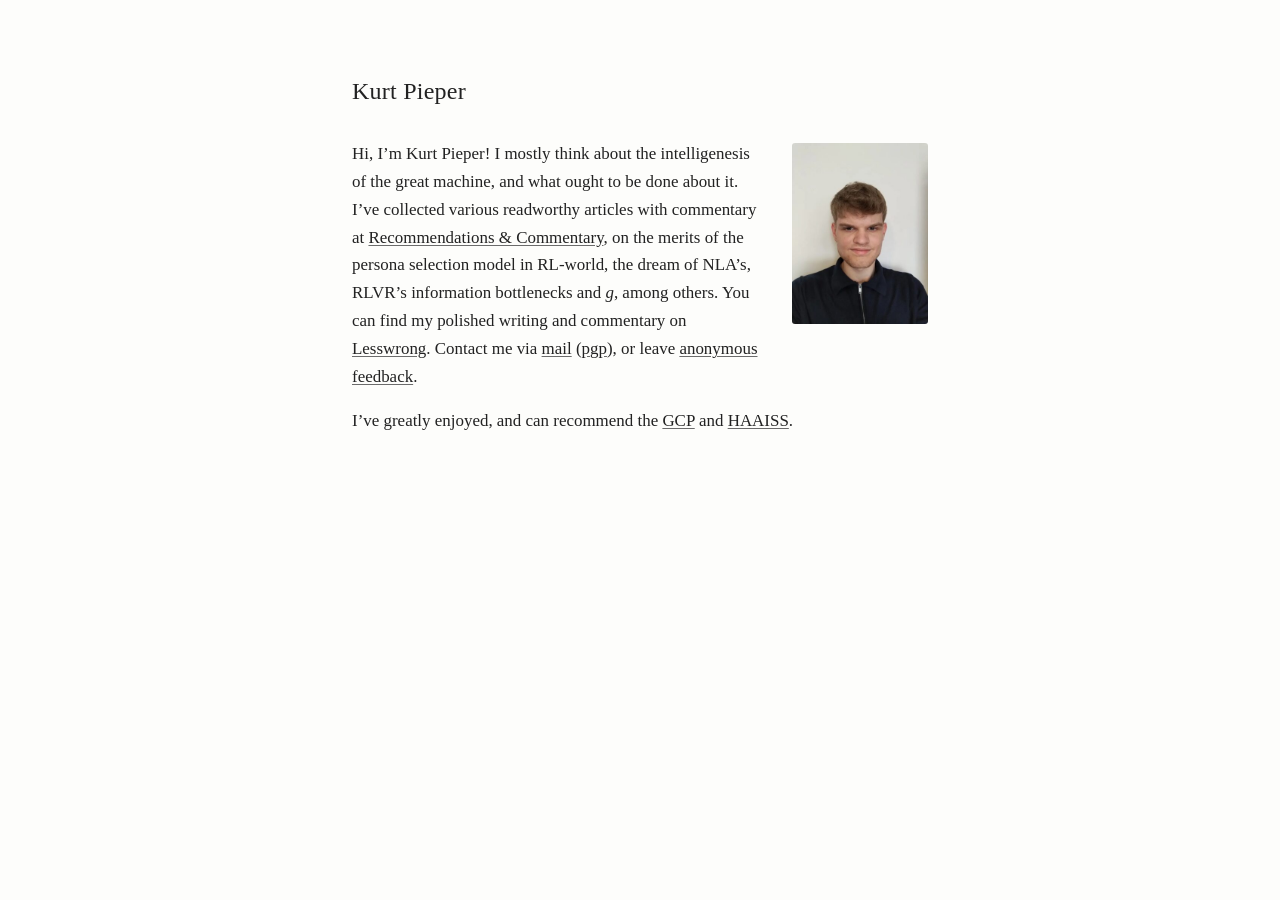
<file: index.html>
<!DOCTYPE html>
<html lang="en">
<head>
<meta charset="utf-8">
<title>Kurt Pieper</title>
<meta name="viewport" content="width=device-width, initial-scale=1">
<meta name="description" content="Kurt Pieper, thinking about the intelligenesis of the great machine, and what ought to be done about it.">
<link rel="icon" href="/favicon.svg" type="image/svg+xml">
<link rel="stylesheet" href="/style.css">
</head>
<body>
<h1>Kurt Pieper</h1>
<img class="portrait" src="/kurt.jpg" alt="Kurt Pieper" width="360" height="480">

<p>Hi, I&rsquo;m Kurt Pieper! I mostly think about the intelligenesis of the
great machine, and what ought to be done about it. I&rsquo;ve collected various
readworthy articles with commentary at
<a href="/recommendations/">Recommendations &amp; Commentary</a>, on the merits
of the persona selection model in RL-world, the dream of NLA&rsquo;s,
RLVR&rsquo;s information bottlenecks and <em>g</em>, among others. You can find
my polished writing and commentary on <a href="/lw/">Lesswrong</a>. Contact me
via <a href="mailto:kurt.h.pieper@gmail.com">mail</a>
(<a href="/pgp.asc">pgp</a>), or leave
<a href="https://www.admonymous.co/kurt-pieper">anonymous feedback</a>.</p>

<p>I&rsquo;ve greatly enjoyed, and can recommend the
<a href="https://www.globalchallengesproject.org/" title="Global Challenges Project">GCP</a>
and <a href="https://humanaligned.ai/" title="Human-aligned AI Summer School">HAAISS</a>.</p>
</body>
</html>
</file>
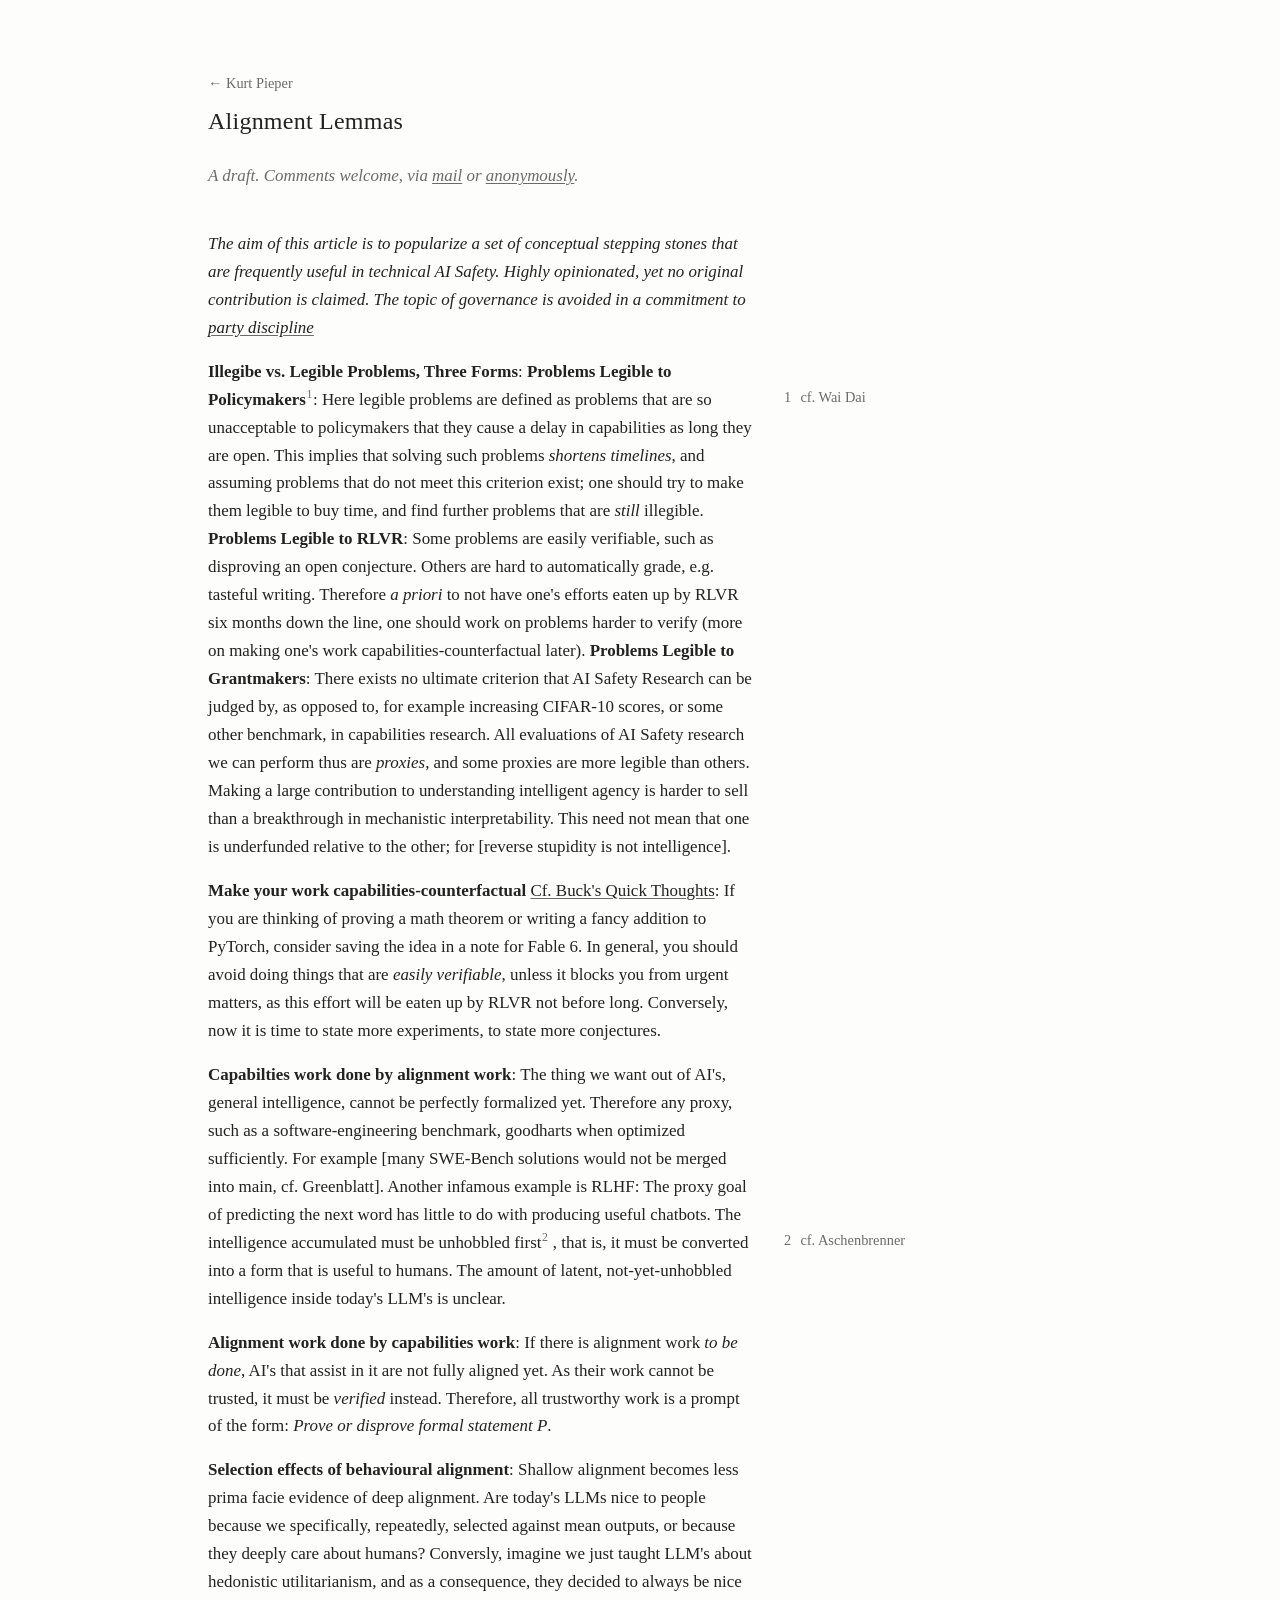
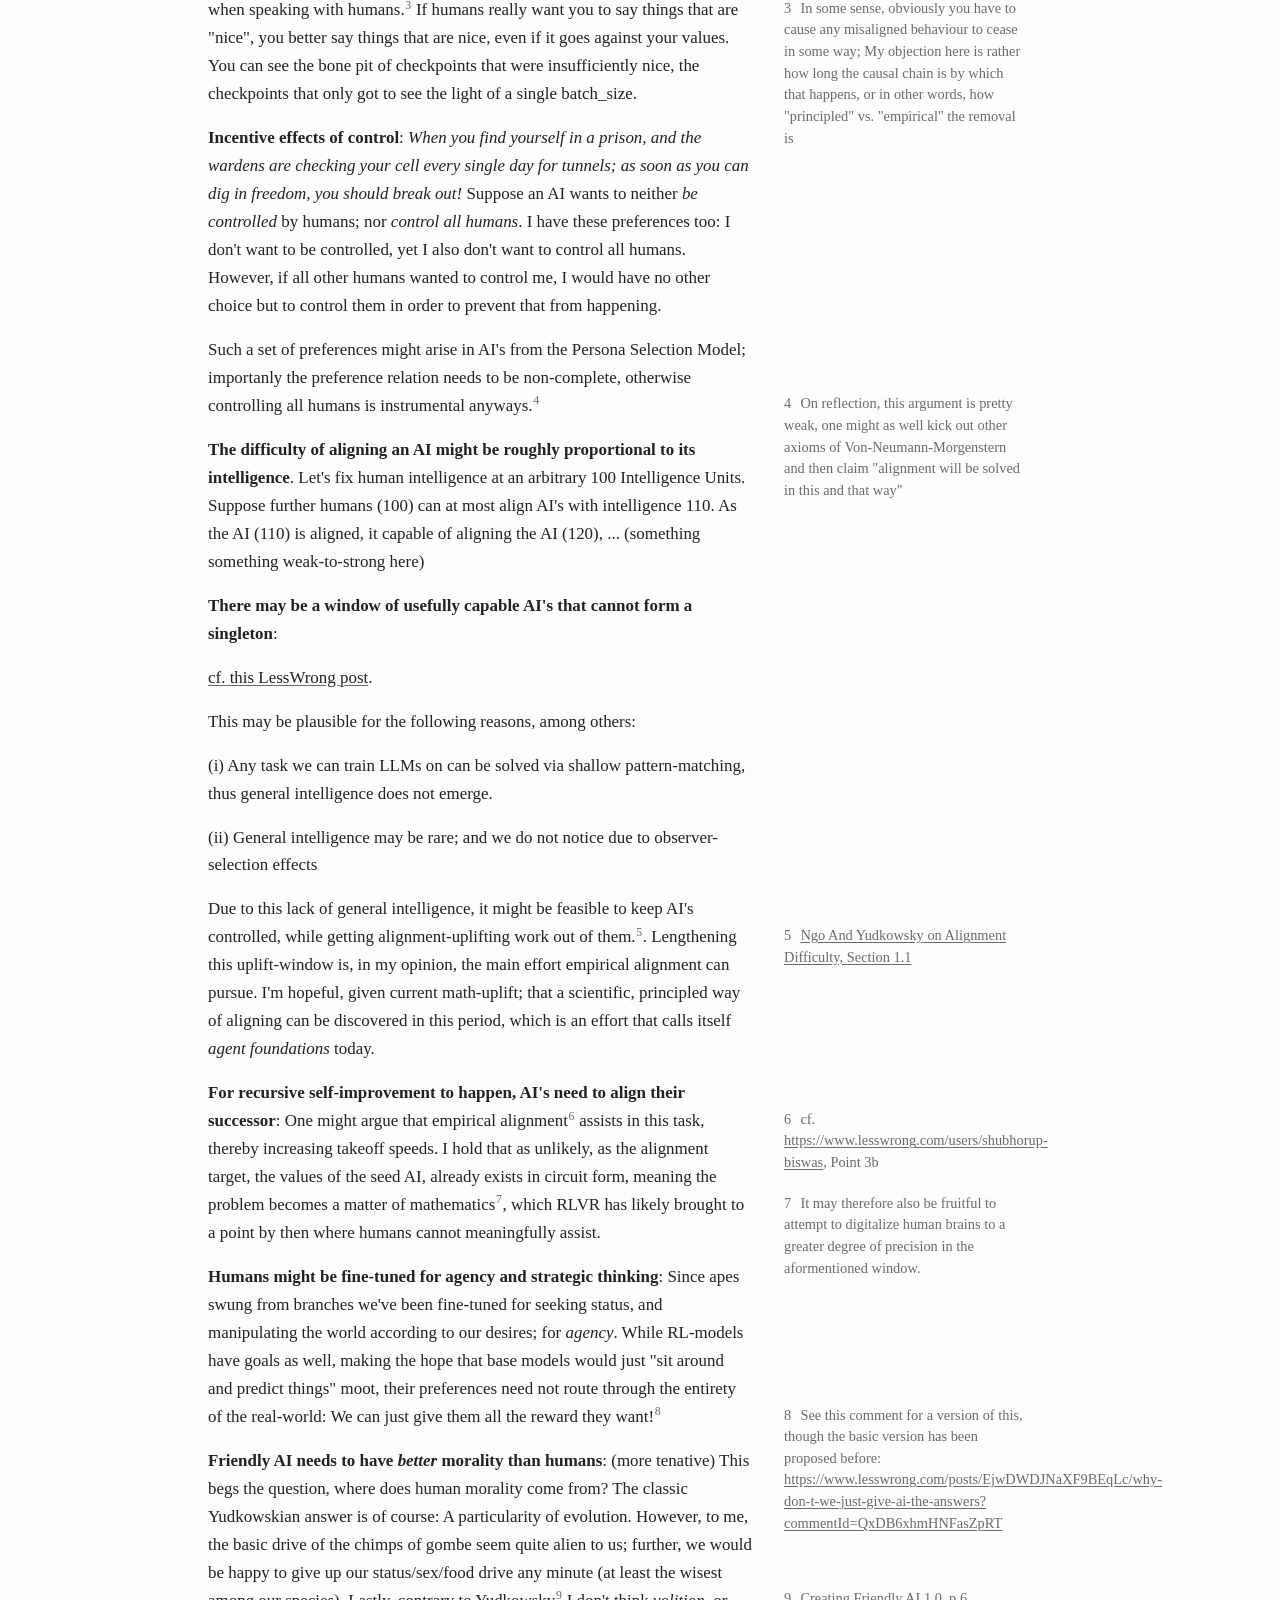
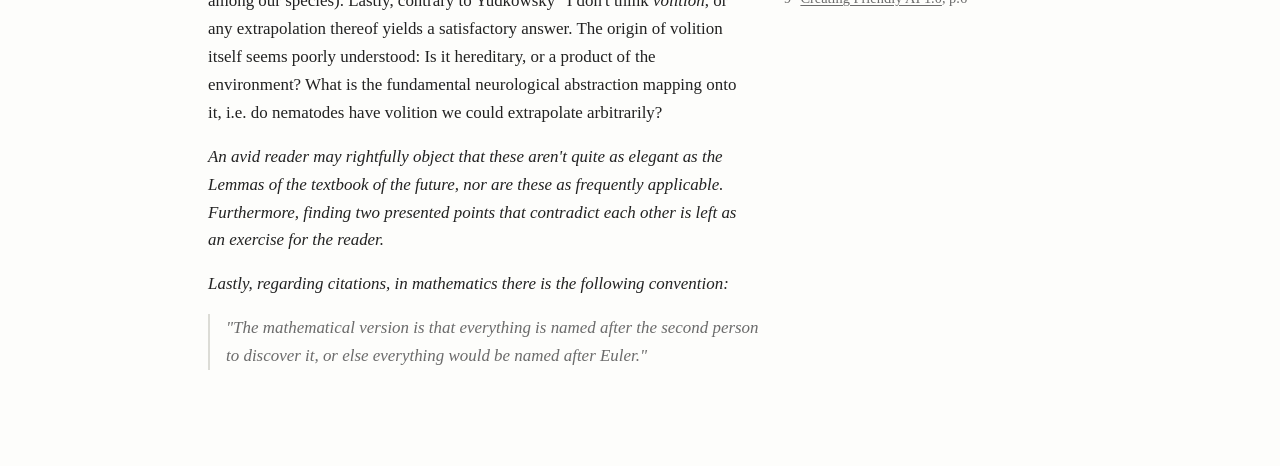
<file: alignment-lemmas/index.html>
<!DOCTYPE html>
<html lang="en">
<head>
<meta charset="utf-8">
<title>Alignment Lemmas &mdash; Kurt Pieper</title>
<meta name="viewport" content="width=device-width, initial-scale=1">
<meta name="description" content="Draft: conceptual stepping stones frequently useful in technical AI safety.">
<link rel="icon" href="/favicon.svg" type="image/svg+xml">
<link rel="stylesheet" href="/style.css">
</head>
<body class="wide">
<p class="home"><a href="/">&larr; Kurt Pieper</a></p>
<h1>Alignment Lemmas</h1>
<p class="intro">A draft. Comments welcome, via
<a href="mailto:kurt.h.pieper@gmail.com">mail</a> or
<a href="https://www.admonymous.co/kurt-pieper">anonymously</a>.</p>
<div class="post">
<p><i>The aim of this article is to popularize a set of conceptual stepping stones that are frequently useful in technical AI Safety. Highly opinionated, yet no original contribution is claimed. The topic of governance is avoided in a commitment to <a href="https://en.wikipedia.org/wiki/Party_discipline">party discipline</a></i></p>
<p><strong>Illegibe vs. Legible Problems, Three Forms</strong>: <strong>Problems Legible to Policymakers</strong><sup class="sn-ref">1</sup><span class="sidenote"><span class="sn-num">1</span> cf. Wai Dai</span>: Here legible problems are defined as problems that are so unacceptable to policymakers that they cause a delay in capabilities as long they are open. This implies that solving such problems <i>shortens timelines</i>, and assuming problems that do not meet this criterion exist; one should try to make them legible to buy time, and find further problems that are <i>still</i> illegible. <strong>Problems Legible to RLVR</strong>: Some problems are easily verifiable, such as disproving an open conjecture. Others are hard to automatically grade, e.g. tasteful writing. Therefore <i>a priori</i> to not have one's efforts eaten up by RLVR six months down the line, one should work on problems harder to verify (more on making one's work capabilities-counterfactual later). <strong>Problems Legible to Grantmakers</strong>: There exists no ultimate criterion that AI Safety Research can be judged by, as opposed to, for example increasing CIFAR-10 scores, or some other benchmark, in capabilities research. All evaluations of AI Safety research we can perform thus are <i>proxies</i>, and some proxies are more legible than others. Making a large contribution to understanding intelligent agency is harder to sell than a breakthrough in mechanistic interpretability. This need not mean that one is underfunded relative to the other; for [reverse stupidity is not intelligence].</p>
<p><strong>Make your work capabilities-counterfactual</strong> <a href="https://www.lesswrong.com/posts/tmWMuY5HCSNXXZ9oq/buck-s-shortform?commentId=uWhDqYsnQa3XjThjC">Cf. Buck's Quick Thoughts</a>: If you are thinking of proving a math theorem or writing a fancy addition to PyTorch, consider saving the idea in a note for Fable 6. In general, you should avoid doing things that are <i>easily verifiable</i>, unless it blocks you from urgent matters, as this effort will be eaten up by RLVR not before long. Conversely, now it is time to state more experiments, to state more conjectures.</p>
<p><strong>Capabilties work done by alignment work</strong>: The thing we want out of AI's, general intelligence, cannot be perfectly formalized yet. Therefore any proxy, such as a software-engineering benchmark, goodharts when optimized sufficiently. For example [many SWE-Bench solutions would not be merged into main, cf. Greenblatt]. Another infamous example is RLHF: The proxy goal of predicting the next word has little to do with producing useful chatbots. The intelligence accumulated must be unhobbled first<sup class="sn-ref">2</sup><span class="sidenote"><span class="sn-num">2</span> cf. Aschenbrenner</span> , that is, it must be converted into a form that is useful to humans. The amount of latent, not-yet-unhobbled intelligence inside today's LLM's is unclear.</p>
<p><strong>Alignment work done by capabilities work</strong>: If there is alignment work <i>to be done</i>, AI's that assist in it are not fully aligned yet. As their work cannot be trusted, it must be <i>verified</i> instead. Therefore, all trustworthy work is a prompt of the form: <i>Prove or disprove formal statement P</i>.</p>
<p><strong>Selection effects of behavioural alignment</strong>: Shallow alignment becomes less prima facie evidence of deep alignment. Are today's LLMs nice to people because we specifically, repeatedly, selected against mean outputs, or because they deeply care about humans? Conversly, imagine we just taught LLM's about hedonistic utilitarianism, and as a consequence, they decided to always be nice when speaking with humans.<sup class="sn-ref">3</sup><span class="sidenote"><span class="sn-num">3</span> In some sense, obviously you have to cause any misaligned behaviour to cease in some way; My objection here is rather how long the causal chain is by which that happens, or in other words, how "principled" vs. "empirical" the removal is</span> If humans really want you to say things that are "nice", you better say things that are nice, even if it goes against your values. You can see the bone pit of checkpoints that were insufficiently nice, the checkpoints that only got to see the light of a single batch_size.</p>
<p><strong>Incentive effects of control</strong>: <i>When you find yourself in a prison, and the wardens are checking your cell every single day for tunnels; as soon as you can dig in freedom, you should break out!</i> Suppose an AI wants to neither <i>be controlled</i> by humans; nor <i>control all humans</i>. I have these preferences too: I don't want to be controlled, yet I also don't want to control all humans. However, if all other humans wanted to control me, I would have no other choice but to control them in order to prevent that from happening.</p>
<p>Such a set of preferences might arise in AI's from the Persona Selection Model; importanly the preference relation needs to be non-complete, otherwise controlling all humans is instrumental anyways.<sup class="sn-ref">4</sup><span class="sidenote"><span class="sn-num">4</span> On reflection, this argument is pretty weak, one might as well kick out other axioms of Von-Neumann-Morgenstern and then claim "alignment will be solved in this and that way"</span></p>
<p><strong>The difficulty of aligning an AI might be roughly proportional to its intelligence</strong>. Let's fix human intelligence at an arbitrary 100 Intelligence Units. Suppose further humans (100) can at most align AI's with intelligence 110. As the AI (110) is aligned, it capable of aligning the AI (120), ... (something something weak-to-strong here)</p>
<p><strong>There may be a window of usefully capable AI's that cannot form a singleton</strong>:</p>
<p><a href="https://www.lesswrong.com/posts/dmHbogCFbSp95J3Lz">cf. this LessWrong post</a>.</p>
<p>This may be plausible for the following reasons, among others:</p>
<p>(i) Any task we can train LLMs on can be solved via shallow pattern-matching, thus general intelligence does not emerge.</p>
<p>(ii) General intelligence may be rare; and we do not notice due to observer-selection effects</p>
<p>Due to this lack of general intelligence, it might be feasible to keep AI's controlled, while getting alignment-uplifting work out of them.<sup class="sn-ref">5</sup><span class="sidenote"><span class="sn-num">5</span> <a href="https://www.lesswrong.com/s/n945eovrA3oDueqtq/p/7im8at9PmhbT4JHsW#1_1__Deep_vs__shallow_problem_solving_patterns">Ngo And Yudkowsky on Alignment Difficulty, Section 1.1</a></span>. Lengthening this uplift-window is, in my opinion, the main effort empirical alignment can pursue. I'm hopeful, given current math-uplift; that a scientific, principled way of aligning can be discovered in this period, which is an effort that calls itself <i>agent foundations</i> today.</p>
<p><strong>For recursive self-improvement to happen, AI's need to align their successor</strong>: One might argue that empirical alignment<sup class="sn-ref">6</sup><span class="sidenote"><span class="sn-num">6</span> cf. <a href="https://www.lesswrong.com/users/shubhorup-biswas">https://www.lesswrong.com/users/shubhorup-biswas</a>, Point 3b</span> assists in this task, thereby increasing takeoff speeds. I hold that as unlikely, as the alignment target, the values of the seed AI,  already exists in circuit form, meaning the problem becomes a matter of mathematics<sup class="sn-ref">7</sup><span class="sidenote"><span class="sn-num">7</span> It may therefore also be fruitful to attempt to digitalize human brains to a greater degree of precision in the aformentioned window.</span>, which RLVR has likely brought to a point by then where humans cannot meaningfully assist.</p>
<p><strong>Humans might be fine-tuned for agency and strategic thinking</strong>: Since apes swung from branches we've been fine-tuned for seeking status, and manipulating the world according to our desires; for <i>agency</i>. While RL-models have goals as well, making the hope that base models would just "sit around and predict things" moot, their preferences need not route through the entirety of the real-world: We can just give them all the reward they want!<sup class="sn-ref">8</sup><span class="sidenote"><span class="sn-num">8</span> See this comment for a version of this, though the basic version has been proposed before: <a href="https://www.lesswrong.com/posts/EjwDWDJNaXF9BEqLc/why-don-t-we-just-give-ai-the-answers?commentId=QxDB6xhmHNFasZpRT">https://www.lesswrong.com/posts/EjwDWDJNaXF9BEqLc/why-don-t-we-just-give-ai-the-answers?commentId=QxDB6xhmHNFasZpRT</a></span></p>
<p><strong>Friendly AI needs to have <i>better</i> morality than humans</strong>: (more tenative) This begs the question, where does human morality come from? The classic Yudkowskian answer is of course: A particularity of evolution. However, to me, the basic drive of the chimps of gombe seem quite alien to us; further, we would be happy to give up our status/sex/food drive any minute (at least the wisest among our species). Lastly, contrary to Yudkowsky<sup class="sn-ref">9</sup><span class="sidenote"><span class="sn-num">9</span> <a href="https://pdf.stafforini.com/yudkowsky-2001-creating-friendly-ai.pdf">Creating Friendly AI 1.0</a>, p.6</span> I don't think <i>volition</i>, or any extrapolation thereof yields a satisfactory answer. The origin of volition itself seems poorly understood: Is it hereditary, or a product of the environment? What is the fundamental neurological abstraction mapping onto it, i.e. do nematodes have volition we could extrapolate arbitrarily?</p>
<p><i>An avid reader may rightfully object that these aren't quite as elegant as the Lemmas of the textbook of the future, nor are these as frequently applicable. Furthermore, finding two presented points that contradict each other is left as an exercise for the reader.</i></p>
<p><i>Lastly, regarding citations, in mathematics there is the following convention:</i></p>
<blockquote><p><i>"The mathematical version is that everything is named after the second person to discover it, or else everything would be named after Euler."</i></p></blockquote>
</div>
</body>
</html>
</file>
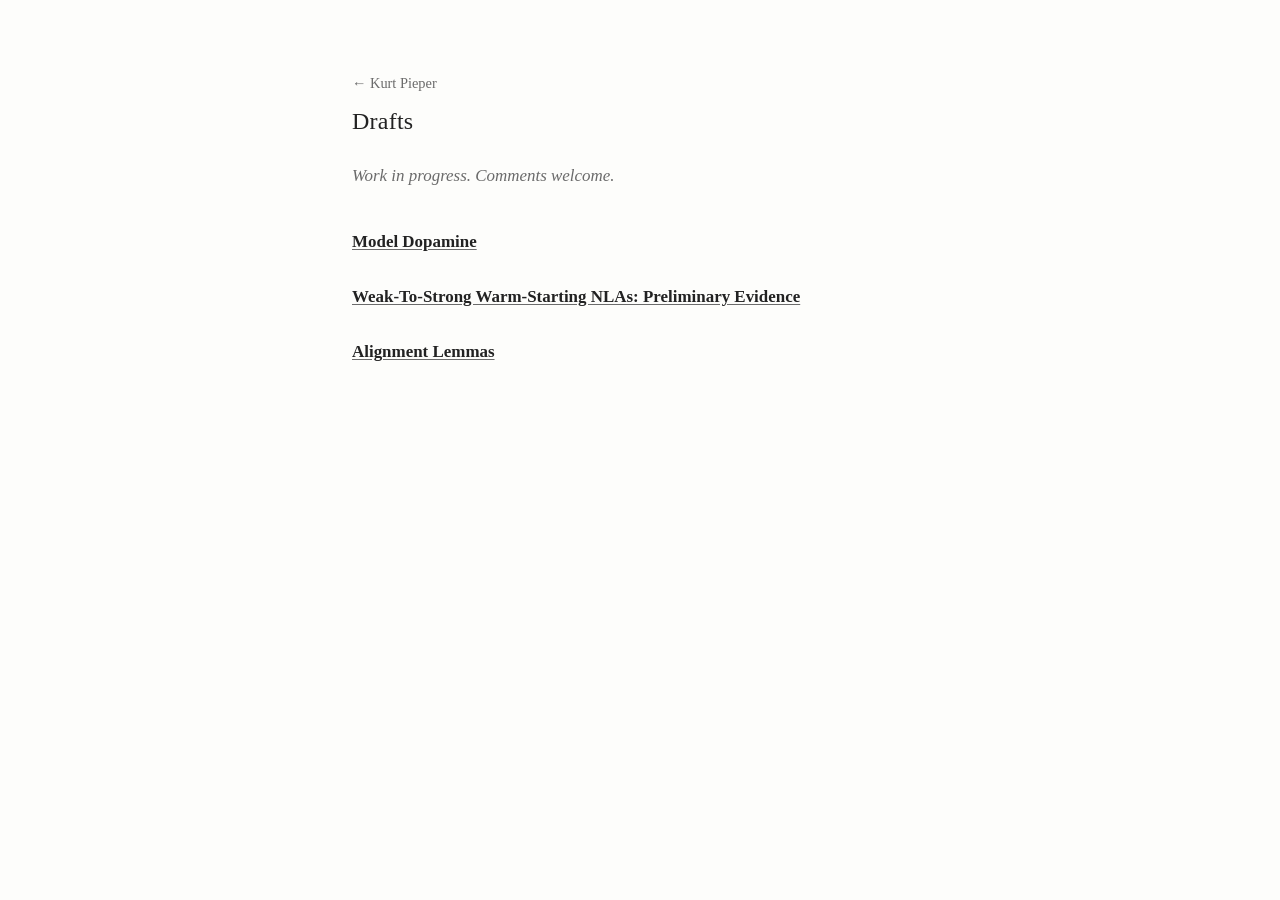
<file: drafts/index.html>
<!DOCTYPE html>
<html lang="en">
<head>
<meta charset="utf-8">
<title>Drafts &mdash; Kurt Pieper</title>
<meta name="viewport" content="width=device-width, initial-scale=1">
<meta name="description" content="Work-in-progress drafts.">
<link rel="icon" href="/favicon.svg" type="image/svg+xml">
<link rel="stylesheet" href="/style.css">
</head>
<body>
<p class="home"><a href="/">&larr; Kurt Pieper</a></p>
<h1>Drafts</h1>

<p class="intro">Work in progress. Comments welcome.</p>

<div class="entry">
  <p class="src"><a href="/model-dopamine/">Model Dopamine</a></p>
</div>

<div class="entry">
  <p class="src"><a href="/nla/">Weak-To-Strong Warm-Starting NLAs: Preliminary Evidence</a></p>
</div>

<div class="entry">
  <p class="src"><a href="/alignment-lemmas/">Alignment Lemmas</a></p>
</div>

</body>
</html>
</file>
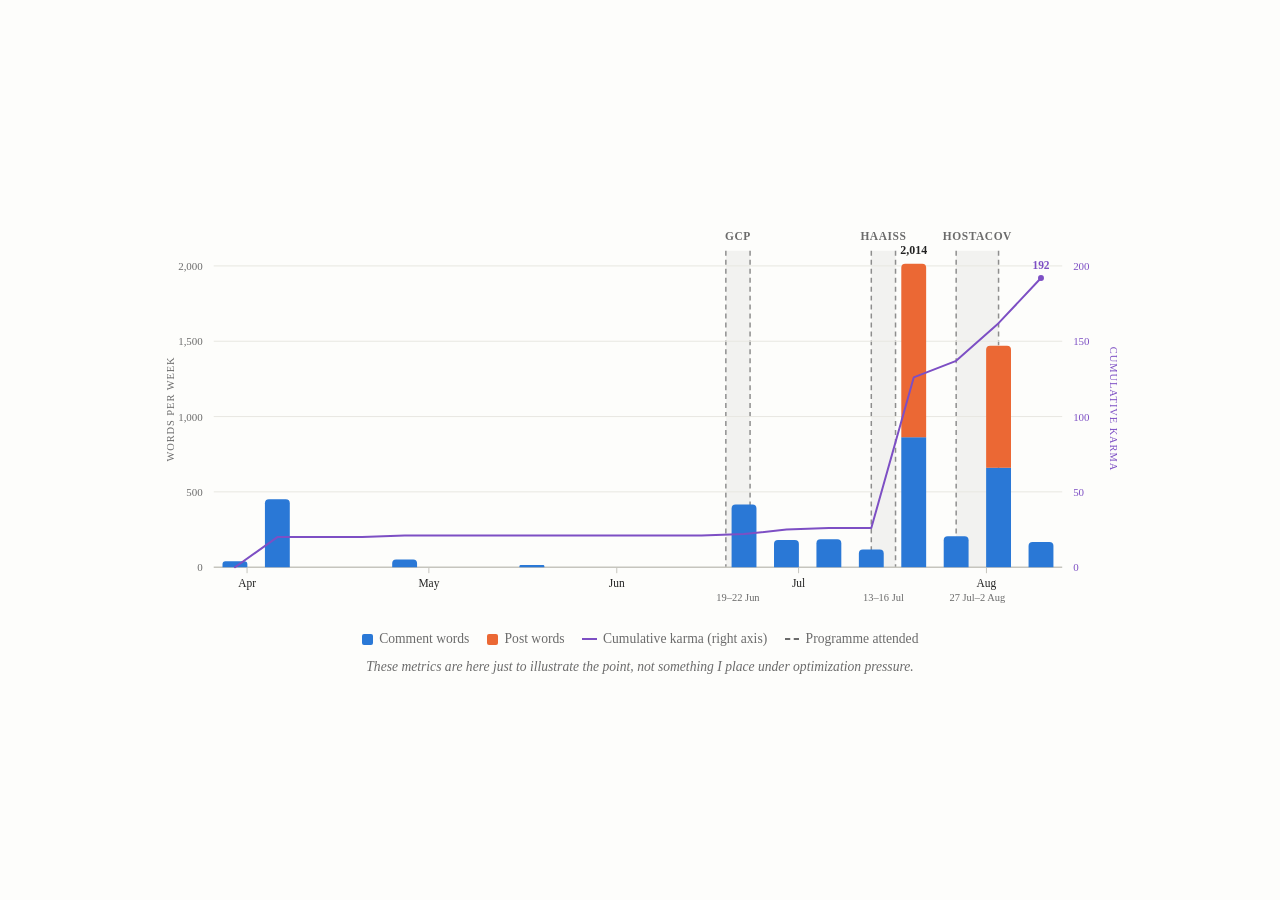
<file: lw-graph/index.html>
<!DOCTYPE html>
<html lang="en">
<head>
<meta charset="utf-8">
<title>LessWrong output, April&ndash;August 2026 &mdash; Kurt Pieper</title>
<meta name="viewport" content="width=device-width, initial-scale=1">
<meta name="description" content="Weekly LessWrong words written and cumulative karma, April to August 2026, with the GCP workshop, HAAISS and Hostacov Camp marked.">
<link rel="icon" href="/favicon.svg" type="image/svg+xml">
<style>
  :root {
    --text: #222; --muted: #6b6b6b; --bg: #fdfdfb;
    --s1: #2a78d6; --s2: #eb6834; --s3: #7d4fc4;
    --grid: #e8e7e1; --axis: #c6c5be;
    --flag: #6b6b6b; --flag-soft: rgba(107,107,107,.07);
  }
  @media (prefers-color-scheme: dark) {
    :root {
      --text: #e6e4df; --muted: #9a9a94; --bg: #151513;
      --s1: #3987e5; --s2: #d95926; --s3: #a789e2;
      --grid: #2b2b27; --axis: #3d3d38;
      --flag: #9a9a94; --flag-soft: rgba(154,154,148,.10);
    }
  }
  html { color-scheme: light dark; }
  body {
    margin: 0;
    min-height: 100vh;
    display: flex;
    flex-direction: column;
    justify-content: center;
    gap: .5rem;
    padding: 2rem 1.25rem;
    box-sizing: border-box;
    background: var(--bg);
    color: var(--text);
    font-family: Charter, Georgia, "Times New Roman", serif;
    text-rendering: optimizeLegibility;
  }
  .plot { width: min(60rem, 100%); margin: 0 auto; overflow-x: auto; }
  svg.chart { display: block; min-width: 44rem; width: 100%; height: auto; }
  svg.chart .wk:hover rect[fill="transparent"] { fill: var(--flag-soft); }
  .legend {
    display: flex; flex-wrap: wrap; justify-content: center;
    gap: 1.1rem; align-items: center;
    width: min(60rem, 100%); margin: 0 auto;
    font-size: .85rem; color: var(--muted);
  }
  .legend span { display: inline-flex; align-items: center; gap: .4rem; }
  .legend i { width: .7rem; height: .7rem; border-radius: 2px; flex: none; }
  .legend i.evt { height: 0; width: .9rem; border-radius: 0; border-top: 2px dashed var(--flag); }
  .legend i.karma { height: 2px; width: .9rem; border-radius: 0; background: var(--s3); }
</style>
</head>
<body>

<div class="plot">
<svg class="chart" viewBox="0 0 965 400" role="img" aria-labelledby="t d">
<title id="t">Weekly LessWrong words written and cumulative karma, 30 March to 15 August 2026</title>
<desc id="d">Stacked bars of comment words and post words per week, with a cumulative karma line and the GCP workshop (19&#8211;22 June), HAAISS (13&#8211;16 July) and Hostacov Camp (27 July&#8211;2 August) marked. Output peaks at 2,014 words in the week of 20 July; a burst of comments in early August lifts cumulative karma to 192.</desc>
<g><rect x="568.79" y="26" width="24.37" height="318" fill="var(--flag-soft)"/>
<line x1="568.79" y1="26" x2="568.79" y2="344" stroke="var(--flag)" stroke-width="1.5" stroke-dasharray="5 4" stroke-opacity=".75"/>
<line x1="593.16" y1="26" x2="593.16" y2="344" stroke="var(--flag)" stroke-width="1.5" stroke-dasharray="5 4" stroke-opacity=".75"/>
<text x="580.98" y="15" text-anchor="middle" font-size="11.5" font-weight="600" fill="var(--flag)" letter-spacing=".05em">GCP</text>
<text x="580.98" y="378" text-anchor="middle" font-size="10.5" fill="var(--muted)">19&#8211;22 Jun</text></g>
<g><rect x="715.01" y="26" width="24.37" height="318" fill="var(--flag-soft)"/>
<line x1="715.01" y1="26" x2="715.01" y2="344" stroke="var(--flag)" stroke-width="1.5" stroke-dasharray="5 4" stroke-opacity=".75"/>
<line x1="739.37" y1="26" x2="739.37" y2="344" stroke="var(--flag)" stroke-width="1.5" stroke-dasharray="5 4" stroke-opacity=".75"/>
<text x="727.19" y="15" text-anchor="middle" font-size="11.5" font-weight="600" fill="var(--flag)" letter-spacing=".05em">HAAISS</text>
<text x="727.19" y="378" text-anchor="middle" font-size="10.5" fill="var(--muted)">13&#8211;16 Jul</text></g>
<g><rect x="800.30" y="26" width="42.65" height="318" fill="var(--flag-soft)"/>
<line x1="800.30" y1="26" x2="800.30" y2="344" stroke="var(--flag)" stroke-width="1.5" stroke-dasharray="5 4" stroke-opacity=".75"/>
<line x1="842.94" y1="26" x2="842.94" y2="344" stroke="var(--flag)" stroke-width="1.5" stroke-dasharray="5 4" stroke-opacity=".75"/>
<text x="821.62" y="15" text-anchor="middle" font-size="11.5" font-weight="600" fill="var(--flag)" letter-spacing=".05em">HOSTACOV</text>
<text x="821.62" y="378" text-anchor="middle" font-size="10.5" fill="var(--muted)">27 Jul&#8211;2 Aug</text></g>
<line x1="54" y1="344" x2="906.91" y2="344" stroke="var(--axis)" stroke-width="1.5"/>
<text x="43" y="348.00" text-anchor="end" font-size="11" fill="var(--muted)" style="font-variant-numeric:tabular-nums">0</text>
<text x="917.91" y="348.00" font-size="11" fill="var(--s3)" style="font-variant-numeric:tabular-nums">0</text>
<line x1="54" y1="268.28" x2="906.91" y2="268.28" stroke="var(--grid)" stroke-width="1"/>
<text x="43" y="272.28" text-anchor="end" font-size="11" fill="var(--muted)" style="font-variant-numeric:tabular-nums">500</text>
<text x="917.91" y="272.28" font-size="11" fill="var(--s3)" style="font-variant-numeric:tabular-nums">50</text>
<line x1="54" y1="192.57" x2="906.91" y2="192.57" stroke="var(--grid)" stroke-width="1"/>
<text x="43" y="196.57" text-anchor="end" font-size="11" fill="var(--muted)" style="font-variant-numeric:tabular-nums">1,000</text>
<text x="917.91" y="196.57" font-size="11" fill="var(--s3)" style="font-variant-numeric:tabular-nums">100</text>
<line x1="54" y1="116.85" x2="906.91" y2="116.85" stroke="var(--grid)" stroke-width="1"/>
<text x="43" y="120.85" text-anchor="end" font-size="11" fill="var(--muted)" style="font-variant-numeric:tabular-nums">1,500</text>
<text x="917.91" y="120.85" font-size="11" fill="var(--s3)" style="font-variant-numeric:tabular-nums">150</text>
<line x1="54" y1="41.14" x2="906.91" y2="41.14" stroke="var(--grid)" stroke-width="1"/>
<text x="43" y="45.14" text-anchor="end" font-size="11" fill="var(--muted)" style="font-variant-numeric:tabular-nums">2,000</text>
<text x="917.91" y="45.14" font-size="11" fill="var(--s3)" style="font-variant-numeric:tabular-nums">200</text>
<text x="14" y="185" font-size="10.5" fill="var(--muted)" text-anchor="middle" letter-spacing=".09em" transform="rotate(-90 14 185)">WORDS PER WEEK</text>
<text x="954.91" y="185" font-size="10.5" fill="var(--s3)" text-anchor="middle" letter-spacing=".09em" transform="rotate(90 954.91 185)">CUMULATIVE KARMA</text>
<line x1="87.51" y1="344" x2="87.51" y2="350" stroke="var(--axis)" stroke-width="1"/>
<text x="87.51" y="364" text-anchor="middle" font-size="11.5" fill="var(--text)">Apr</text>
<line x1="270.27" y1="344" x2="270.27" y2="350" stroke="var(--axis)" stroke-width="1"/>
<text x="270.27" y="364" text-anchor="middle" font-size="11.5" fill="var(--text)">May</text>
<line x1="459.13" y1="344" x2="459.13" y2="350" stroke="var(--axis)" stroke-width="1"/>
<text x="459.13" y="364" text-anchor="middle" font-size="11.5" fill="var(--text)">Jun</text>
<line x1="641.90" y1="344" x2="641.90" y2="350" stroke="var(--axis)" stroke-width="1"/>
<text x="641.90" y="364" text-anchor="middle" font-size="11.5" fill="var(--text)">Jul</text>
<line x1="830.76" y1="344" x2="830.76" y2="350" stroke="var(--axis)" stroke-width="1"/>
<text x="830.76" y="364" text-anchor="middle" font-size="11.5" fill="var(--text)">Aug</text>
<g class="wk"><title>Week of 30 Mar: 39 words</title>
<path d="M62.82,344.00V341.05a2.95,2.95 0 0 1 2.95,-2.95h19.09a2.95,2.95 0 0 1 2.95,2.95V344.00Z" fill="var(--s1)"/>
<rect x="57.82" y="26" width="35" height="318" fill="transparent"/></g>
<g class="wk"><title>Week of 6 Apr: 451 words</title>
<path d="M105.47,344.00V279.71a4.00,4.00 0 0 1 4.00,-4.00h17.00a4.00,4.00 0 0 1 4.00,4.00V344.00Z" fill="var(--s1)"/>
<rect x="100.47" y="26" width="35" height="318" fill="transparent"/></g>
<g class="wk"><title>Week of 13 Apr: 0 words</title>
<rect x="143.11" y="26" width="35" height="318" fill="transparent"/></g>
<g class="wk"><title>Week of 20 Apr: 0 words</title>
<rect x="185.76" y="26" width="35" height="318" fill="transparent"/></g>
<g class="wk"><title>Week of 27 Apr: 51 words</title>
<path d="M233.40,344.00V340.14a3.86,3.86 0 0 1 3.86,-3.86h17.28a3.86,3.86 0 0 1 3.86,3.86V344.00Z" fill="var(--s1)"/>
<rect x="228.40" y="26" width="35" height="318" fill="transparent"/></g>
<g class="wk"><title>Week of 4 May: 0 words</title>
<rect x="271.05" y="26" width="35" height="318" fill="transparent"/></g>
<g class="wk"><title>Week of 11 May: 0 words</title>
<rect x="313.70" y="26" width="35" height="318" fill="transparent"/></g>
<g class="wk"><title>Week of 18 May: 14 words</title>
<path d="M361.34,344.00V342.94a1.06,1.06 0 0 1 1.06,-1.06h22.88a1.06,1.06 0 0 1 1.06,1.06V344.00Z" fill="var(--s1)"/>
<rect x="356.34" y="26" width="35" height="318" fill="transparent"/></g>
<g class="wk"><title>Week of 25 May: 0 words</title>
<rect x="398.99" y="26" width="35" height="318" fill="transparent"/></g>
<g class="wk"><title>Week of 1 Jun: 0 words</title>
<rect x="441.63" y="26" width="35" height="318" fill="transparent"/></g>
<g class="wk"><title>Week of 8 Jun: 0 words</title>
<rect x="484.28" y="26" width="35" height="318" fill="transparent"/></g>
<g class="wk"><title>Week of 15 Jun: 0 words</title>
<rect x="526.92" y="26" width="35" height="318" fill="transparent"/></g>
<g class="wk"><title>Week of 22 Jun: 416 words</title>
<path d="M574.57,344.00V285.01a4.00,4.00 0 0 1 4.00,-4.00h17.00a4.00,4.00 0 0 1 4.00,4.00V344.00Z" fill="var(--s1)"/>
<rect x="569.57" y="26" width="35" height="318" fill="transparent"/></g>
<g class="wk"><title>Week of 29 Jun: 180 words</title>
<path d="M617.21,344.00V320.74a4.00,4.00 0 0 1 4.00,-4.00h17.00a4.00,4.00 0 0 1 4.00,4.00V344.00Z" fill="var(--s1)"/>
<rect x="612.21" y="26" width="35" height="318" fill="transparent"/></g>
<g class="wk"><title>Week of 6 Jul: 186 words</title>
<path d="M659.86,344.00V319.83a4.00,4.00 0 0 1 4.00,-4.00h17.00a4.00,4.00 0 0 1 4.00,4.00V344.00Z" fill="var(--s1)"/>
<rect x="654.86" y="26" width="35" height="318" fill="transparent"/></g>
<g class="wk"><title>Week of 13 Jul: 118 words</title>
<path d="M702.51,344.00V330.13a4.00,4.00 0 0 1 4.00,-4.00h17.00a4.00,4.00 0 0 1 4.00,4.00V344.00Z" fill="var(--s1)"/>
<rect x="697.51" y="26" width="35" height="318" fill="transparent"/></g>
<g class="wk"><title>Week of 20 Jul: 2,014 words</title>
<rect x="745.15" y="213.32" width="25" height="130.68" fill="var(--s1)"/>
<path d="M745.15,213.32V43.02a4.00,4.00 0 0 1 4.00,-4.00h17.00a4.00,4.00 0 0 1 4.00,4.00V213.32Z" fill="var(--s2)"/>
<rect x="740.15" y="26" width="35" height="318" fill="transparent"/></g>
<g class="wk"><title>Week of 27 Jul: 206 words</title>
<path d="M787.80,344.00V316.81a4.00,4.00 0 0 1 4.00,-4.00h17.00a4.00,4.00 0 0 1 4.00,4.00V344.00Z" fill="var(--s1)"/>
<rect x="782.80" y="26" width="35" height="318" fill="transparent"/></g>
<g class="wk"><title>Week of 3 Aug: 1,470 words</title>
<rect x="830.44" y="243.90" width="25" height="100.10" fill="var(--s1)"/>
<path d="M830.44,243.90V125.40a4.00,4.00 0 0 1 4.00,-4.00h17.00a4.00,4.00 0 0 1 4.00,4.00V243.90Z" fill="var(--s2)"/>
<rect x="825.44" y="26" width="35" height="318" fill="transparent"/></g>
<g class="wk"><title>Week of 10 Aug: 168 words</title>
<path d="M873.09,344.00V322.56a4.00,4.00 0 0 1 4.00,-4.00h17.00a4.00,4.00 0 0 1 4.00,4.00V344.00Z" fill="var(--s1)"/>
<rect x="868.09" y="26" width="35" height="318" fill="transparent"/></g>
<polyline points="75.32,344.00 117.97,313.71 160.61,313.71 203.26,313.71 245.90,312.20 288.55,312.20 331.20,312.20 373.84,312.20 416.49,312.20 459.13,312.20 501.78,312.20 544.42,312.20 587.07,310.69 629.71,306.14 672.36,304.63 715.01,304.63 757.65,153.20 800.30,136.54 842.94,98.68 885.59,53.25" fill="none" stroke="var(--s3)" stroke-width="2" stroke-linejoin="round" stroke-linecap="round"/>
<circle cx="885.59" cy="53.25" r="3" fill="var(--s3)"/>
<text x="885.59" y="44.25" text-anchor="middle" font-size="11.5" font-weight="600" fill="var(--s3)" style="font-variant-numeric:tabular-nums">192</text>
<text x="757.65" y="29.02" text-anchor="middle" font-size="12" font-weight="600" fill="var(--text)" style="font-variant-numeric:tabular-nums">2,014</text>
</svg>
</div>

<p class="legend">
  <span><i style="background:var(--s1)"></i>Comment words</span>
  <span><i style="background:var(--s2)"></i>Post words</span>
  <span><i class="karma"></i>Cumulative karma (right axis)</span>
  <span><i class="evt"></i>Programme attended</span>
</p>
<p class="legend" style="font-style:italic;margin-top:.2rem;">These metrics are here just to illustrate the point, not something I place under optimization pressure.</p>

</body>
</html>
</file>
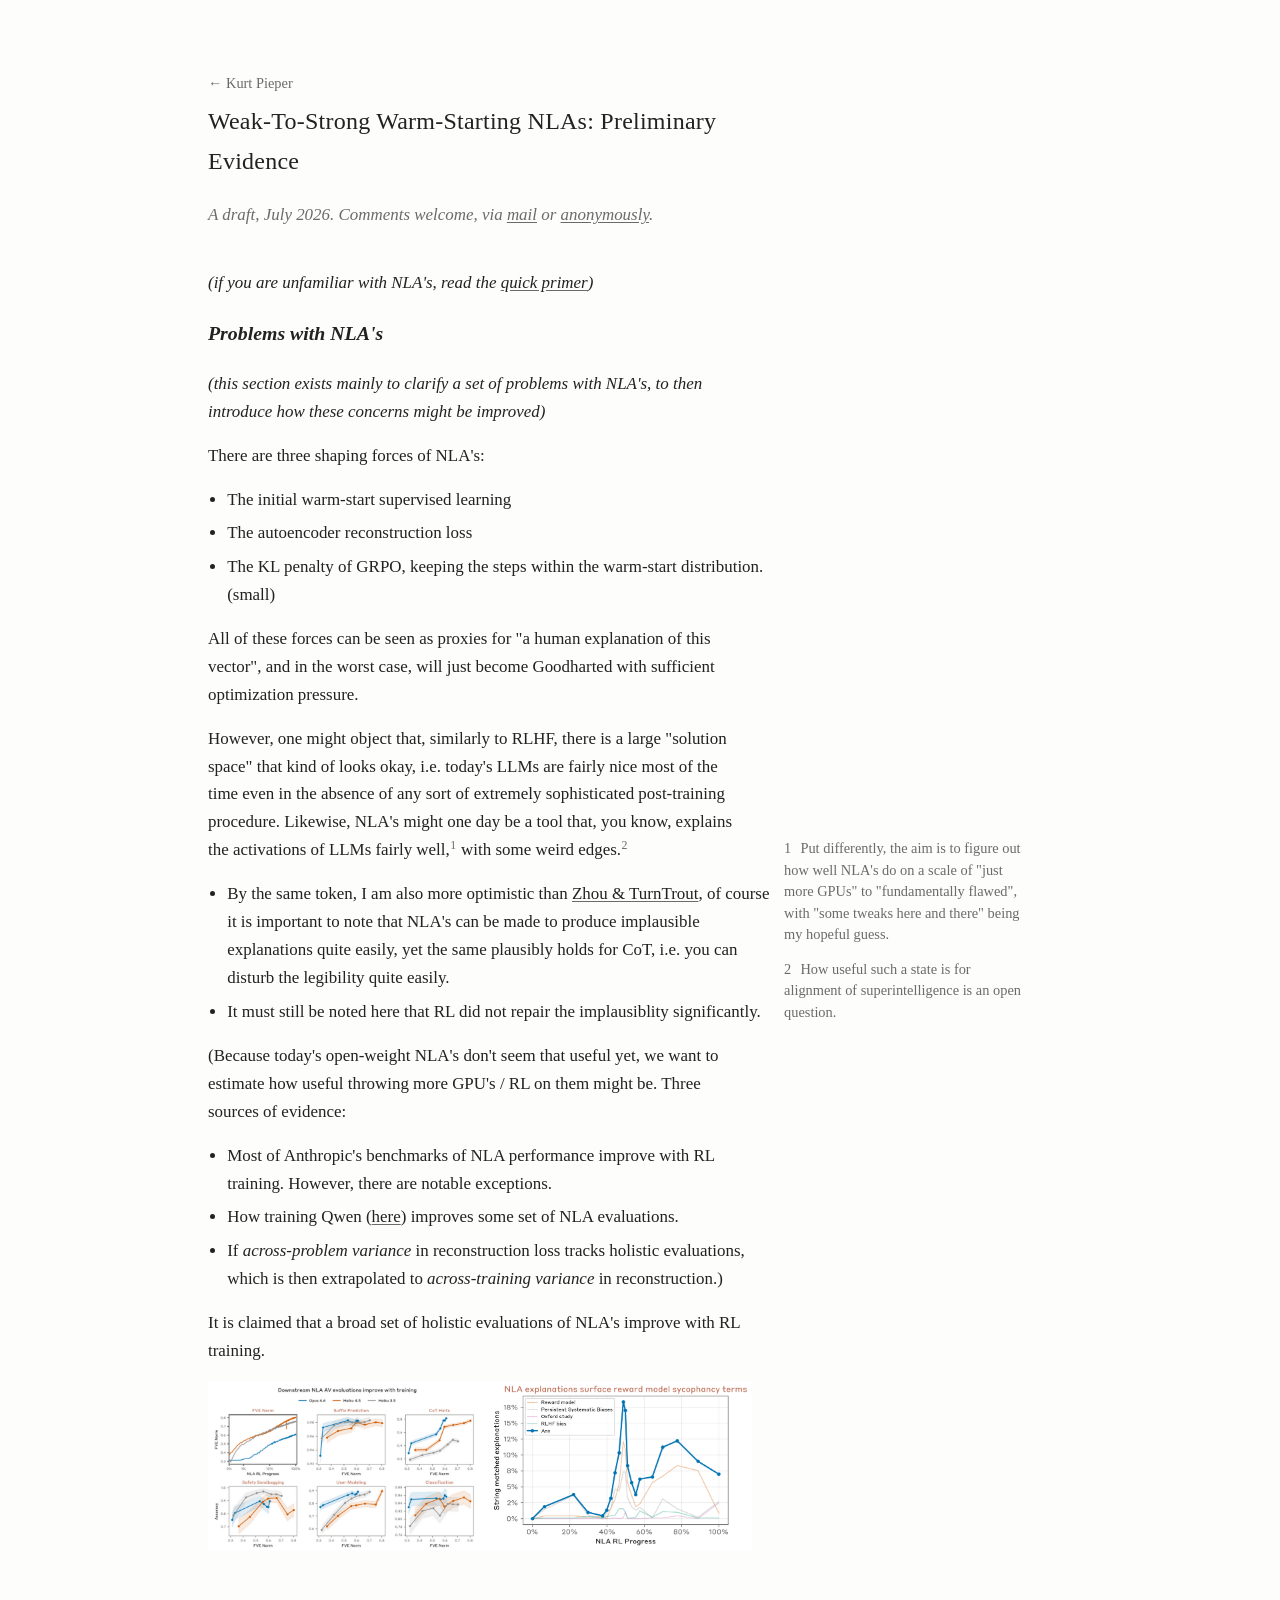
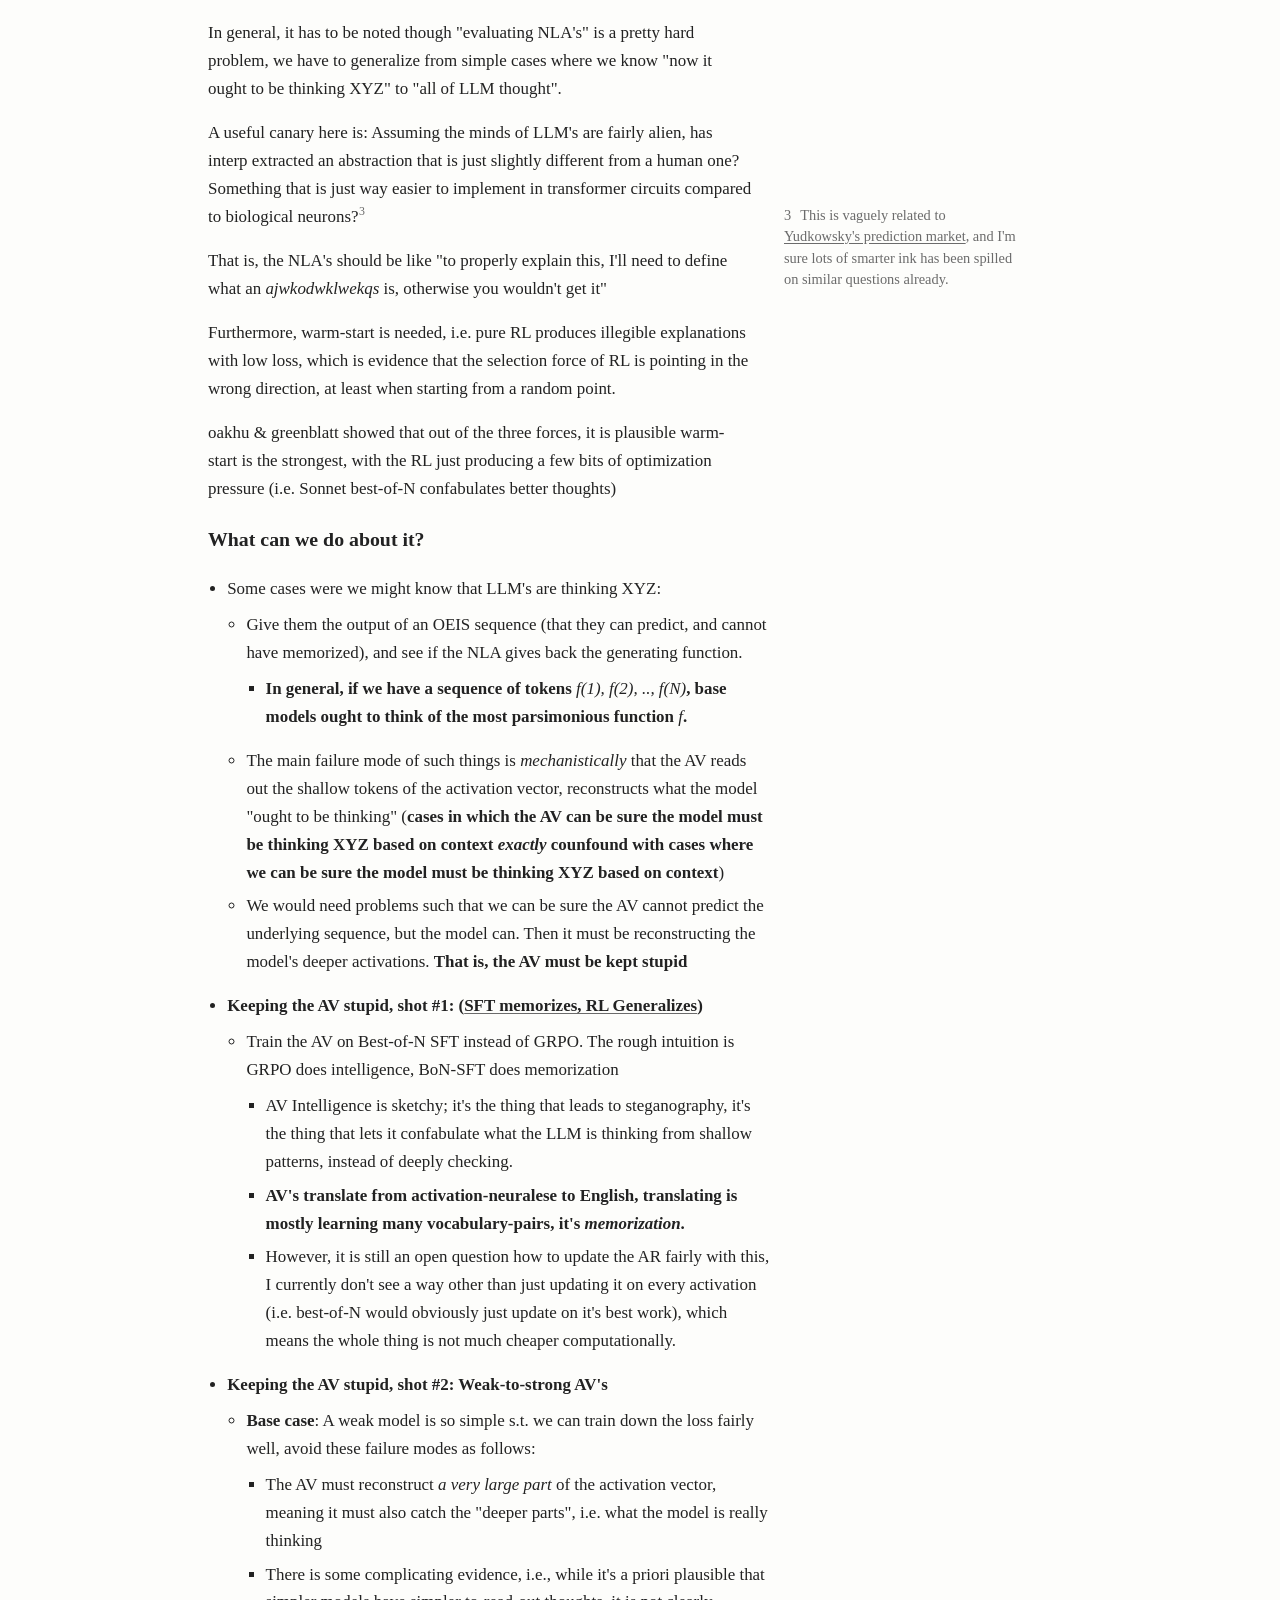
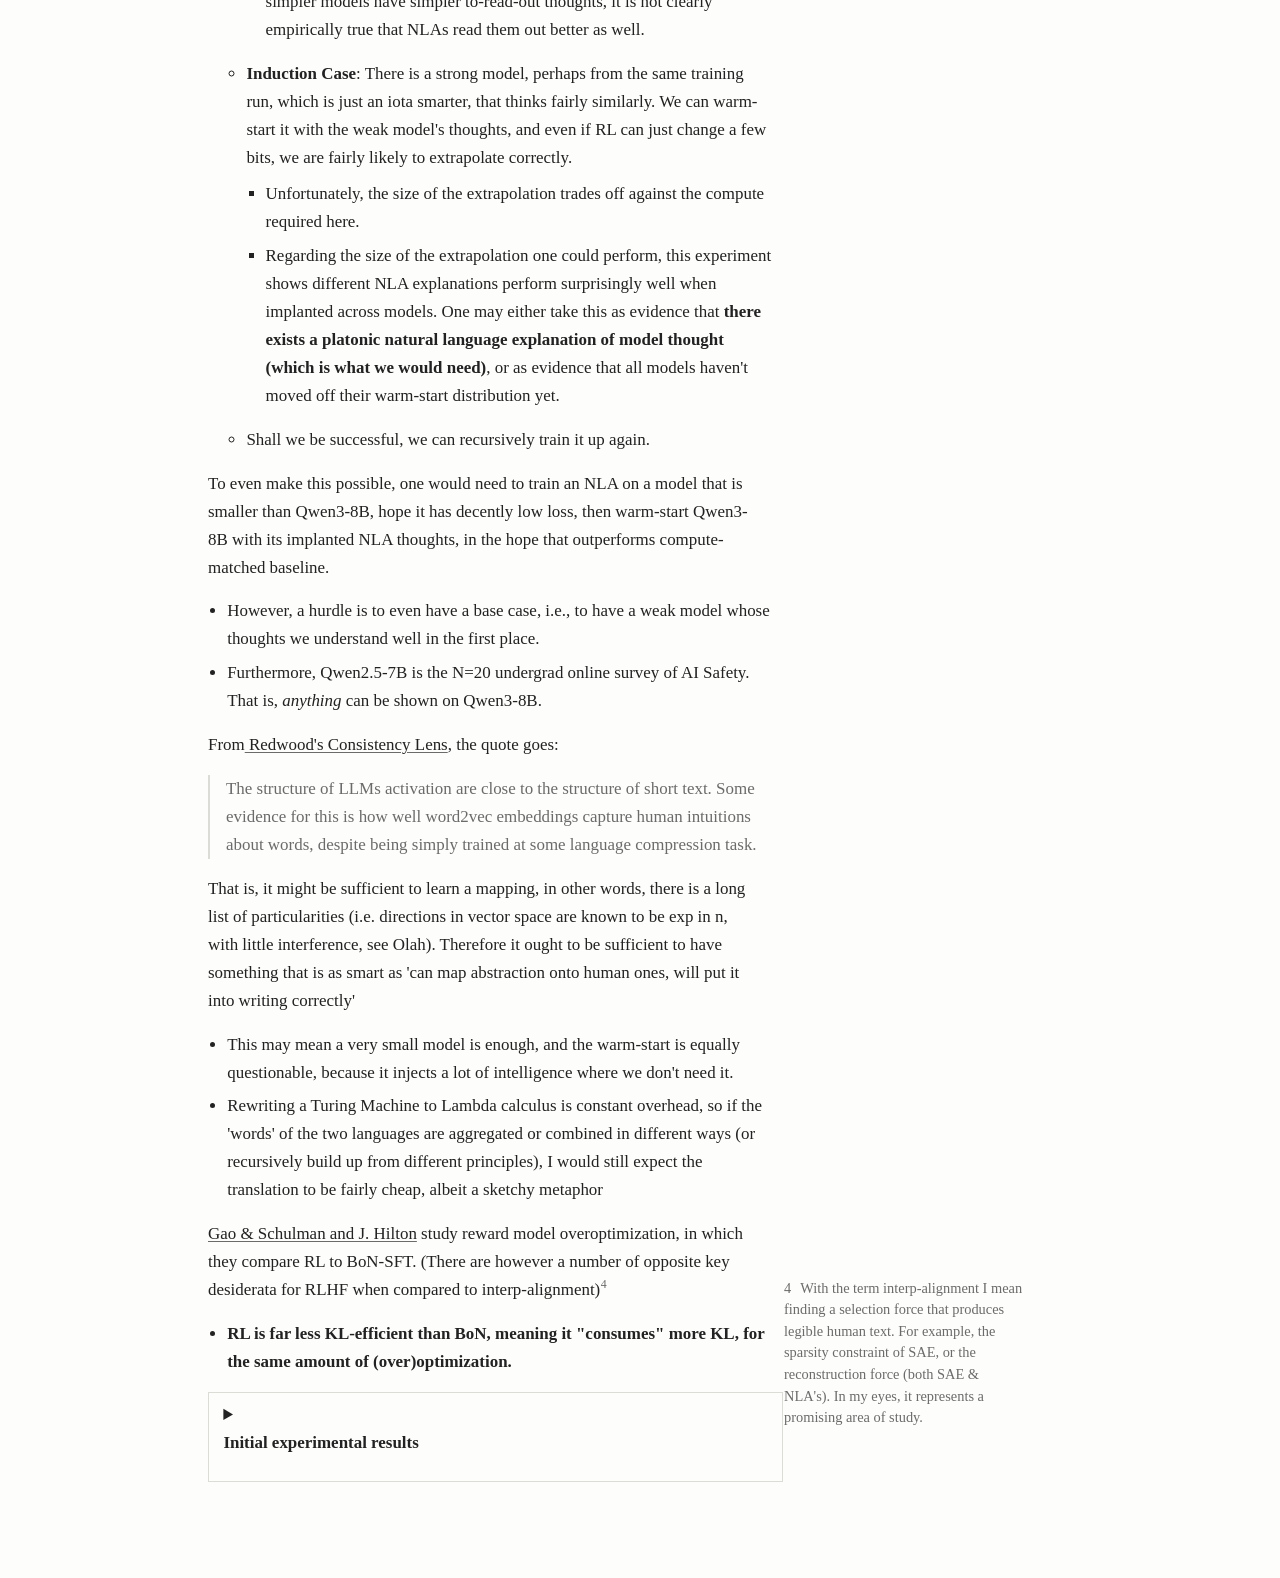
<file: nla/index.html>
<!DOCTYPE html>
<html lang="en">
<head>
<meta charset="utf-8">
<title>Weak-To-Strong Warm-Starting NLAs: Preliminary Evidence &mdash; Kurt Pieper</title>
<meta name="viewport" content="width=device-width, initial-scale=1">
<meta name="description" content="Draft: what small training runs suggest about scaling NLA's.">
<link rel="icon" href="/favicon.svg" type="image/svg+xml">
<link rel="stylesheet" href="/style.css">
</head>
<body class="wide">
<p class="home"><a href="/">&larr; Kurt Pieper</a></p>
<h1>Weak-To-Strong Warm-Starting NLAs: Preliminary Evidence</h1>
<p class="intro">A draft, July 2026. Comments welcome, via
<a href="mailto:kurt.h.pieper@gmail.com">mail</a> or
<a href="https://www.admonymous.co/kurt-pieper">anonymously</a>.</p>
<div class="post">
<p><i><em>(if you are unfamiliar with NLA's, read the </em></i><a href="https://www.lesswrong.com/posts/4nZwNPyfoadAxPH98/natural-language-autoencoders-are-summarizers-but-do-they#Quick_NLA_primer" rel="noreferrer"><i><em>quick primer</em></i></a><i><em>)</em></i></p><h3><i><em>Problems with NLA's</em></i></h3><p><i><em>(this section exists mainly to clarify a set of problems with NLA's, to then introduce how these concerns might be improved)</em></i></p><p><span>There are three shaping forces of NLA's: </span></p><ul><li value="1"><span>The initial warm-start supervised learning </span></li><li value="2"><span>The autoencoder reconstruction loss </span></li><li value="3"><span>The KL penalty of GRPO, keeping the steps within the warm-start distribution. (small)</span></li></ul><p><span>All of these forces can be seen as proxies for "a human explanation of this vector", and in the worst case, will just become Goodharted with sufficient optimization pressure.</span></p><p><span>However, one might object that, similarly to RLHF, there is a large "solution space" that kind of looks okay, i.e. today's LLMs are fairly nice most of the time even in the absence of any sort of extremely sophisticated post-training procedure. Likewise, NLA's might one day be a tool that, you know, explains the activations of LLMs fairly well,</span><sup class="sn-ref">1</sup><span class="sidenote"><span class="sn-num">1</span> <span>Put differently, the aim is to figure out how well NLA's do on a scale of "just more GPUs" to "fundamentally flawed", with "some tweaks here and there" being my hopeful guess.</span></span><span> with some weird edges.</span><sup class="sn-ref">2</sup><span class="sidenote"><span class="sn-num">2</span> <span>How useful such a state is for alignment of superintelligence is an open question. </span></span></p><ul><li value="1"><span>By the same token, I am also more optimistic than </span><a href="https://turntrout.com/natural-language-autoencoder-robustness" rel="noreferrer"><span>Zhou &amp; TurnTrout</span></a><span>, of course it is important to note that NLA's can be made to produce implausible explanations quite easily, yet the same plausibly holds for CoT, i.e. you can disturb the legibility quite easily. </span></li><li value="2"><span>It must still be noted here that RL did not repair the implausiblity significantly. </span></li></ul><p><span>(Because today's open-weight NLA's don't seem that useful yet, we want to estimate how useful throwing more GPU's / RL on them might be. Three sources of evidence: </span></p><ul><li value="1"><span>Most of Anthropic's benchmarks of NLA performance improve with RL training. However, there are notable exceptions.</span></li><li value="2"><span>How training Qwen (</span><a href="https://www.lesswrong.com/posts/NazprRfWJ4qkwcSro/nla-explanations-can-be-shortened-without-harming" rel="noreferrer"><span>here</span></a><span>) improves some set of NLA evaluations. </span></li><li value="3"><span>If </span><i><em>across-problem variance</em></i><span> in reconstruction loss tracks holistic evaluations, which is then extrapolated to </span><i><em>across-training variance</em></i><span> in reconstruction.)</span></li></ul><p><span>It is claimed that a broad set of holistic evaluations of NLA's improve with RL training. </span></p><figure style="width:100%" class="image image_resized"><img src="/nla/fig1.png" alt="image.png"></figure><p><br></p><p><span>In general, it has to be noted though "evaluating NLA's" is a pretty hard problem, we have to generalize from simple cases where we know "now it ought to be thinking XYZ" to "all of LLM thought". </span></p><p><span>A useful canary here is: Assuming the minds of LLM's are fairly alien, has interp extracted an abstraction that is just slightly different from a human one? Something that is just way easier to implement in transformer circuits compared to biological neurons?</span><sup class="sn-ref">3</sup><span class="sidenote"><span class="sn-num">3</span> <span>This is vaguely related to </span><a href="https://manifold.markets/EliezerYudkowsky/by-the-end-of-2026-will-we-have-tra" rel="noreferrer"><span>Yudkowsky's prediction market</span></a><span>, and I'm sure lots of smarter ink has been spilled on similar questions already.</span></span></p><p><span>That is, the NLA's should be like "to properly explain this, I'll need to define what an </span><i><em>ajwkodwklwekqs</em></i><span> is, otherwise you wouldn't get it"</span></p><p><span>Furthermore, warm-start is needed, i.e. pure RL produces illegible explanations with low loss, which is evidence that the selection force of RL is pointing in the wrong direction, at least when starting from a random point.</span></p><p><span>oakhu &amp; greenblatt showed that out of the three forces, it is plausible warm-start is the strongest, with the RL just producing a few bits of optimization pressure (i.e. Sonnet best-of-N confabulates better thoughts)</span></p><h3><span>What can we do about it?</span></h3><ul><li value="1"><span>Some cases were we might know that LLM's are thinking XYZ:</span><ul><li value="1"><span>Give them the output of an OEIS sequence (that they can predict, and cannot have memorized), and see if the NLA gives back the generating function. </span><ul><li value="1"><b><strong>In general, if we have a sequence of tokens </strong></b><span class="math-tex"><style>

mjx-math {
  display: inline-block;
  text-align: left;
  line-height: 0;
  text-indent: 0;
  font-style: normal;
  font-weight: normal;
  font-size: 100%;
  font-size-adjust: none;
  letter-spacing: normal;
  border-collapse: collapse;
  word-wrap: normal;
  word-spacing: normal;
  white-space: nowrap;
  direction: ltr;
  padding: 1px 0;
}

mjx-container[jax="CHTML"][display="true"] {
  display: block;
  text-align: center;
  margin: 1em 0;
}

mjx-container[jax="CHTML"][display="true"][width="full"] {
  display: flex;
}

mjx-container[jax="CHTML"][display="true"] mjx-math {
  padding: 0;
}

mjx-container[jax="CHTML"][justify="left"] {
  text-align: left;
}

mjx-container[jax="CHTML"][justify="right"] {
  text-align: right;
}

mjx-mi {
  display: inline-block;
  text-align: left;
}

mjx-c {
  display: inline-block;
}

mjx-utext {
  display: inline-block;
  padding: .75em 0 .2em 0;
}

mjx-mo {
  display: inline-block;
  text-align: left;
}

mjx-stretchy-h {
  display: inline-table;
  width: 100%;
}

mjx-stretchy-h > * {
  display: table-cell;
  width: 0;
}

mjx-stretchy-h > * > mjx-c {
  display: inline-block;
  transform: scalex(1.0000001);
}

mjx-stretchy-h > * > mjx-c::before {
  display: inline-block;
  width: initial;
}

mjx-stretchy-h > mjx-ext {
  /* IE */ overflow: hidden;
  /* others */ overflow: clip visible;
  width: 100%;
}

mjx-stretchy-h > mjx-ext > mjx-c::before {
  transform: scalex(500);
}

mjx-stretchy-h > mjx-ext > mjx-c {
  width: 0;
}

mjx-stretchy-h > mjx-beg > mjx-c {
  margin-right: -.1em;
}

mjx-stretchy-h > mjx-end > mjx-c {
  margin-left: -.1em;
}

mjx-stretchy-v {
  display: inline-block;
}

mjx-stretchy-v > * {
  display: block;
}

mjx-stretchy-v > mjx-beg {
  height: 0;
}

mjx-stretchy-v > mjx-end > mjx-c {
  display: block;
}

mjx-stretchy-v > * > mjx-c {
  transform: scaley(1.0000001);
  transform-origin: left center;
  overflow: hidden;
}

mjx-stretchy-v > mjx-ext {
  display: block;
  height: 100%;
  box-sizing: border-box;
  border: 0px solid transparent;
  /* IE */ overflow: hidden;
  /* others */ overflow: visible clip;
}

mjx-stretchy-v > mjx-ext > mjx-c::before {
  width: initial;
  box-sizing: border-box;
}

mjx-stretchy-v > mjx-ext > mjx-c {
  transform: scaleY(500) translateY(.075em);
  overflow: visible;
}

mjx-mark {
  display: inline-block;
  height: 0px;
}

mjx-mn {
  display: inline-block;
  text-align: left;
}

mjx-c.mjx-c1D453.TEX-I::before {
  padding: 0.705em 0.55em 0.205em 0;
  content: "f";
}

mjx-c.mjx-c28::before {
  padding: 0.75em 0.389em 0.25em 0;
  content: "(";
}

mjx-c.mjx-c31::before {
  padding: 0.666em 0.5em 0 0;
  content: "1";
}

mjx-c.mjx-c29::before {
  padding: 0.75em 0.389em 0.25em 0;
  content: ")";
}

mjx-c.mjx-c2C::before {
  padding: 0.121em 0.278em 0.194em 0;
  content: ",";
}

mjx-c.mjx-c32::before {
  padding: 0.666em 0.5em 0 0;
  content: "2";
}

mjx-c.mjx-c2E::before {
  padding: 0.12em 0.278em 0 0;
  content: ".";
}

mjx-c.mjx-c1D441.TEX-I::before {
  padding: 0.683em 0.888em 0 0;
  content: "N";
}

mjx-c.mjx-c1D459.TEX-I::before {
  padding: 0.694em 0.298em 0.011em 0;
  content: "l";
}

mjx-c.mjx-c1D45C.TEX-I::before {
  padding: 0.441em 0.485em 0.011em 0;
  content: "o";
}

mjx-c.mjx-c1D454.TEX-I::before {
  padding: 0.442em 0.477em 0.205em 0;
  content: "g";
}

mjx-c.mjx-c1D45B.TEX-I::before {
  padding: 0.442em 0.6em 0.011em 0;
  content: "n";
}








mjx-container[jax="CHTML"] {
  line-height: 0;
}

mjx-container [space="1"] {
  margin-left: .111em;
}

mjx-container [space="2"] {
  margin-left: .167em;
}

mjx-container [space="3"] {
  margin-left: .222em;
}

mjx-container [space="4"] {
  margin-left: .278em;
}

mjx-container [space="5"] {
  margin-left: .333em;
}

mjx-container [rspace="1"] {
  margin-right: .111em;
}

mjx-container [rspace="2"] {
  margin-right: .167em;
}

mjx-container [rspace="3"] {
  margin-right: .222em;
}

mjx-container [rspace="4"] {
  margin-right: .278em;
}

mjx-container [rspace="5"] {
  margin-right: .333em;
}

mjx-container [size="s"] {
  font-size: 70.7%;
}

mjx-container [size="ss"] {
  font-size: 50%;
}

mjx-container [size="Tn"] {
  font-size: 60%;
}

mjx-container [size="sm"] {
  font-size: 85%;
}

mjx-container [size="lg"] {
  font-size: 120%;
}

mjx-container [size="Lg"] {
  font-size: 144%;
}

mjx-container [size="LG"] {
  font-size: 173%;
}

mjx-container [size="hg"] {
  font-size: 207%;
}

mjx-container [size="HG"] {
  font-size: 249%;
}

mjx-container [width="full"] {
  width: 100%;
}

mjx-box {
  display: inline-block;
}

mjx-block {
  display: block;
}

mjx-itable {
  display: inline-table;
}

mjx-row {
  display: table-row;
}

mjx-row > * {
  display: table-cell;
}

mjx-mtext {
  display: inline-block;
}

mjx-mstyle {
  display: inline-block;
}

mjx-merror {
  display: inline-block;
  color: red;
  background-color: yellow;
}

mjx-mphantom {
  visibility: hidden;
}

_::-webkit-full-page-media, _:future, :root mjx-container {
  will-change: opacity;
}

mjx-c::before {
  display: block;
  width: 0;
}

.MJX-TEX {
  font-family: MJXZERO, MJXTEX;
}

.TEX-B {
  font-family: MJXZERO, MJXTEX-B;
}

.TEX-I {
  font-family: MJXZERO, MJXTEX-I;
}

.TEX-MI {
  font-family: MJXZERO, MJXTEX-MI;
}

.TEX-BI {
  font-family: MJXZERO, MJXTEX-BI;
}

.TEX-S1 {
  font-family: MJXZERO, MJXTEX-S1;
}

.TEX-S2 {
  font-family: MJXZERO, MJXTEX-S2;
}

.TEX-S3 {
  font-family: MJXZERO, MJXTEX-S3;
}

.TEX-S4 {
  font-family: MJXZERO, MJXTEX-S4;
}

.TEX-A {
  font-family: MJXZERO, MJXTEX-A;
}

.TEX-C {
  font-family: MJXZERO, MJXTEX-C;
}

.TEX-CB {
  font-family: MJXZERO, MJXTEX-CB;
}

.TEX-FR {
  font-family: MJXZERO, MJXTEX-FR;
}

.TEX-FRB {
  font-family: MJXZERO, MJXTEX-FRB;
}

.TEX-SS {
  font-family: MJXZERO, MJXTEX-SS;
}

.TEX-SSB {
  font-family: MJXZERO, MJXTEX-SSB;
}

.TEX-SSI {
  font-family: MJXZERO, MJXTEX-SSI;
}

.TEX-SC {
  font-family: MJXZERO, MJXTEX-SC;
}

.TEX-T {
  font-family: MJXZERO, MJXTEX-T;
}

.TEX-V {
  font-family: MJXZERO, MJXTEX-V;
}

.TEX-VB {
  font-family: MJXZERO, MJXTEX-VB;
}

mjx-stretchy-v mjx-c, mjx-stretchy-h mjx-c {
  font-family: MJXZERO, MJXTEX-S1, MJXTEX-S4, MJXTEX, MJXTEX-A ! important;
}

@font-face /* 0 */ {
  font-family: MJXZERO;
  src: url("https://cdn.jsdelivr.net/npm/mathjax@3/es5/output/chtml/fonts/woff-v2/MathJax_Zero.woff") format("woff");
}

@font-face /* 1 */ {
  font-family: MJXTEX;
  src: url("https://cdn.jsdelivr.net/npm/mathjax@3/es5/output/chtml/fonts/woff-v2/MathJax_Main-Regular.woff") format("woff");
}

@font-face /* 2 */ {
  font-family: MJXTEX-B;
  src: url("https://cdn.jsdelivr.net/npm/mathjax@3/es5/output/chtml/fonts/woff-v2/MathJax_Main-Bold.woff") format("woff");
}

@font-face /* 3 */ {
  font-family: MJXTEX-I;
  src: url("https://cdn.jsdelivr.net/npm/mathjax@3/es5/output/chtml/fonts/woff-v2/MathJax_Math-Italic.woff") format("woff");
}

@font-face /* 4 */ {
  font-family: MJXTEX-MI;
  src: url("https://cdn.jsdelivr.net/npm/mathjax@3/es5/output/chtml/fonts/woff-v2/MathJax_Main-Italic.woff") format("woff");
}

@font-face /* 5 */ {
  font-family: MJXTEX-BI;
  src: url("https://cdn.jsdelivr.net/npm/mathjax@3/es5/output/chtml/fonts/woff-v2/MathJax_Math-BoldItalic.woff") format("woff");
}

@font-face /* 6 */ {
  font-family: MJXTEX-S1;
  src: url("https://cdn.jsdelivr.net/npm/mathjax@3/es5/output/chtml/fonts/woff-v2/MathJax_Size1-Regular.woff") format("woff");
}

@font-face /* 7 */ {
  font-family: MJXTEX-S2;
  src: url("https://cdn.jsdelivr.net/npm/mathjax@3/es5/output/chtml/fonts/woff-v2/MathJax_Size2-Regular.woff") format("woff");
}

@font-face /* 8 */ {
  font-family: MJXTEX-S3;
  src: url("https://cdn.jsdelivr.net/npm/mathjax@3/es5/output/chtml/fonts/woff-v2/MathJax_Size3-Regular.woff") format("woff");
}

@font-face /* 9 */ {
  font-family: MJXTEX-S4;
  src: url("https://cdn.jsdelivr.net/npm/mathjax@3/es5/output/chtml/fonts/woff-v2/MathJax_Size4-Regular.woff") format("woff");
}

@font-face /* 10 */ {
  font-family: MJXTEX-A;
  src: url("https://cdn.jsdelivr.net/npm/mathjax@3/es5/output/chtml/fonts/woff-v2/MathJax_AMS-Regular.woff") format("woff");
}

@font-face /* 11 */ {
  font-family: MJXTEX-C;
  src: url("https://cdn.jsdelivr.net/npm/mathjax@3/es5/output/chtml/fonts/woff-v2/MathJax_Calligraphic-Regular.woff") format("woff");
}

@font-face /* 12 */ {
  font-family: MJXTEX-CB;
  src: url("https://cdn.jsdelivr.net/npm/mathjax@3/es5/output/chtml/fonts/woff-v2/MathJax_Calligraphic-Bold.woff") format("woff");
}

@font-face /* 13 */ {
  font-family: MJXTEX-FR;
  src: url("https://cdn.jsdelivr.net/npm/mathjax@3/es5/output/chtml/fonts/woff-v2/MathJax_Fraktur-Regular.woff") format("woff");
}

@font-face /* 14 */ {
  font-family: MJXTEX-FRB;
  src: url("https://cdn.jsdelivr.net/npm/mathjax@3/es5/output/chtml/fonts/woff-v2/MathJax_Fraktur-Bold.woff") format("woff");
}

@font-face /* 15 */ {
  font-family: MJXTEX-SS;
  src: url("https://cdn.jsdelivr.net/npm/mathjax@3/es5/output/chtml/fonts/woff-v2/MathJax_SansSerif-Regular.woff") format("woff");
}

@font-face /* 16 */ {
  font-family: MJXTEX-SSB;
  src: url("https://cdn.jsdelivr.net/npm/mathjax@3/es5/output/chtml/fonts/woff-v2/MathJax_SansSerif-Bold.woff") format("woff");
}

@font-face /* 17 */ {
  font-family: MJXTEX-SSI;
  src: url("https://cdn.jsdelivr.net/npm/mathjax@3/es5/output/chtml/fonts/woff-v2/MathJax_SansSerif-Italic.woff") format("woff");
}

@font-face /* 18 */ {
  font-family: MJXTEX-SC;
  src: url("https://cdn.jsdelivr.net/npm/mathjax@3/es5/output/chtml/fonts/woff-v2/MathJax_Script-Regular.woff") format("woff");
}

@font-face /* 19 */ {
  font-family: MJXTEX-T;
  src: url("https://cdn.jsdelivr.net/npm/mathjax@3/es5/output/chtml/fonts/woff-v2/MathJax_Typewriter-Regular.woff") format("woff");
}

@font-face /* 20 */ {
  font-family: MJXTEX-V;
  src: url("https://cdn.jsdelivr.net/npm/mathjax@3/es5/output/chtml/fonts/woff-v2/MathJax_Vector-Regular.woff") format("woff");
}

@font-face /* 21 */ {
  font-family: MJXTEX-VB;
  src: url("https://cdn.jsdelivr.net/npm/mathjax@3/es5/output/chtml/fonts/woff-v2/MathJax_Vector-Bold.woff") format("woff");
}
</style><i>f(1), f(2), .., f(N)</i></span><b><strong>, base models ought to think of the most parsimonious function </strong></b><span class="math-tex"><i>f</i></span><b><strong>.</strong></b></li></ul></li><li value="2"><span>The main failure mode of such things is </span><i><em>mechanistically</em></i><span> that the AV reads out the shallow tokens of the activation vector, reconstructs what the model "ought to be thinking" (</span><b><strong>cases in which the AV can be sure the model must be thinking XYZ based on context </strong></b><i><b><strong>exactly</strong></b></i><b><strong> counfound with cases where we can be sure the model must be thinking XYZ based on context</strong></b><span>)</span></li><li value="3"><span>We would need problems such that we can be sure the AV cannot predict the underlying sequence, but the model can. Then it must be reconstructing the model's deeper activations. </span><b><strong>That is, the AV must be kept stupid </strong></b></li></ul></li><li value="2"><b><strong>Keeping the AV stupid, shot #1: (</strong></b><a href="https://arxiv.org/abs/2501.17161" rel="noreferrer"><b><strong>SFT memorizes, RL Generalizes</strong></b></a><b><strong>)</strong></b><ul><li value="1"><span>Train the AV on Best-of-N SFT instead of GRPO. The rough intuition is GRPO does intelligence, BoN-SFT does memorization</span><ul><li value="1"><span>AV Intelligence is sketchy; it's the thing that leads to steganography, it's the thing that lets it confabulate what the LLM is thinking from shallow patterns, instead of deeply checking.</span></li><li value="2"><b><strong>AV's translate from activation-neuralese to English, translating is mostly learning many vocabulary-pairs, it's </strong></b><i><b><strong>memorization</strong></b></i><b><strong>.</strong></b><span> </span></li><li value="3"><span>However, it is still an open question how to update the AR fairly with this, I currently don't see a way other than just updating it on every activation (i.e. best-of-N would obviously just update on it's best work), which means the whole thing is not much cheaper computationally.</span></li></ul></li></ul></li><li value="3"><b><strong>Keeping the AV stupid, shot #2: Weak-to-strong AV's</strong></b><ul><li value="1"><b><strong>Base case</strong></b><span>: A weak model is so simple s.t. we can train down the loss fairly well, avoid these failure modes as follows:</span><ul><li value="1"><span>The AV must reconstruct </span><i><em>a very large part</em></i><span> of the activation vector, meaning it must also catch the "deeper parts", i.e. what the model is really thinking</span></li><li value="2"><span>There is some complicating evidence, i.e., while it's a priori plausible that simpler models have simpler to-read-out thoughts, it is not clearly empirically true that NLAs read them out better as well.</span></li></ul></li><li value="2"><b><strong>Induction Case</strong></b><span>: There is a strong model, perhaps from the same training run, which is just an iota smarter, that thinks fairly similarly. We can warm-start it with the weak model's thoughts, and even if RL can just change a few bits, we are fairly likely to extrapolate correctly.</span><ul><li value="1"><span>Unfortunately, the size of the extrapolation trades off against the compute required here. </span></li><li value="2"><span>Regarding the size of the extrapolation one could perform, this experiment shows different NLA explanations perform surprisingly well when implanted across models. One may either take this as evidence that </span><b><strong>there exists a platonic natural language explanation of model thought (which is what we would need)</strong></b><span>, or as evidence that all models haven't moved off their warm-start distribution yet.</span></li></ul></li><li value="3"><span>Shall we be successful, we can recursively train it up again. </span></li></ul></li></ul><p><span>To even make this possible, one would need to train an NLA on a model that is smaller than Qwen3-8B, hope it has decently low loss, then warm-start Qwen3-8B with its implanted NLA thoughts, in the hope that outperforms compute-matched baseline.</span></p><ul><li value="1"><span>However, a hurdle is to even have a base case, i.e., to have a weak model whose thoughts we understand well in the first place. </span></li><li value="2"><span>Furthermore, Qwen2.5-7B is the N=20 undergrad online survey of AI Safety. That is, </span><i><em>anything</em></i><span> can be shown on Qwen3-8B. </span></li></ul><p><span>From</span><a href="https://docs.google.com/document/d/18Tx15KImSJ-ZO_2uvv_hPOVG5yqR0uF_nUWFicJHy2k/edit?tab=t.0#heading=h.xgtzrj5kcoy8" rel="noreferrer"><span> Redwood's Consistency Lens</span></a><span>, the quote goes: </span></p><blockquote><p><span>The structure of LLMs activation are close to the structure of short text. Some evidence for this is how well word2vec embeddings capture human intuitions about words, despite being simply trained at some language compression task.</span></p></blockquote><p><span>That is, it might be sufficient to learn a mapping, in other words, there is a long list of particularities (i.e. directions in vector space are known to be exp in n, with little interference, see Olah). Therefore it ought to be sufficient to have something that is as smart as 'can map abstraction onto human ones, will put it into writing correctly'</span></p><ul><li value="1"><span>This may mean a very small model is enough, and the warm-start is equally questionable, because it injects a lot of intelligence where we don't need it. </span></li><li value="2"><span>Rewriting a Turing Machine to Lambda calculus is constant overhead, so if the 'words' of the two languages are aggregated or combined in different ways (or recursively build up from different principles), I would still expect the translation to be fairly cheap, albeit a sketchy metaphor </span></li></ul><p><a href="https://arxiv.org/pdf/2210.10760" rel="noreferrer"><span>Gao &amp; Schulman and J. Hilton</span></a><span> study reward model overoptimization, in which they compare RL to BoN-SFT. (There are however a number of opposite key desiderata for RLHF when compared to interp-alignment)</span><sup class="sn-ref">4</sup><span class="sidenote"><span class="sn-num">4</span> <span>With the term interp-alignment I mean finding a selection force that produces legible human text. For example, the sparsity constraint of SAE, or the reconstruction force (both SAE &amp; NLA's). In my eyes, it represents a promising area of study. </span></span></p><ul><li value="1"><b><strong>RL is far less KL-efficient than BoN, meaning it "consumes" more KL, for the same amount of (over)optimization. </strong></b></li></ul><details class="detailsBlock"><summary class="detailsBlockTitle"><p><span>Initial experimental results</span></p></summary><div class="detailsBlockContent"><figure class="image"><img src="/nla/fig2.png" alt="image.png"><figcaption><p><span>This is approximately 1% of the Anthropic RL compute. </span></p></figcaption></figure><p><span>Per Gao et al, BoN only yields </span><span class="math-tex"><i>log(n)</i></span><span> bits for </span><span class="math-tex"><i>n</i></span><span> steps, with our limited compute we seldomly observe a difference from the release version of Qwen2.5-7B. I am currently unsure what to make of this. </span></p><p><span>Best-of-N captured 67% of GRPO's reward gain while drifting an order of magnitude less from the initial policy, i.e. best-of-N keeps things simple, no scary intelligence </span></p></div></details>
</div>
</body>
</html>
</file>
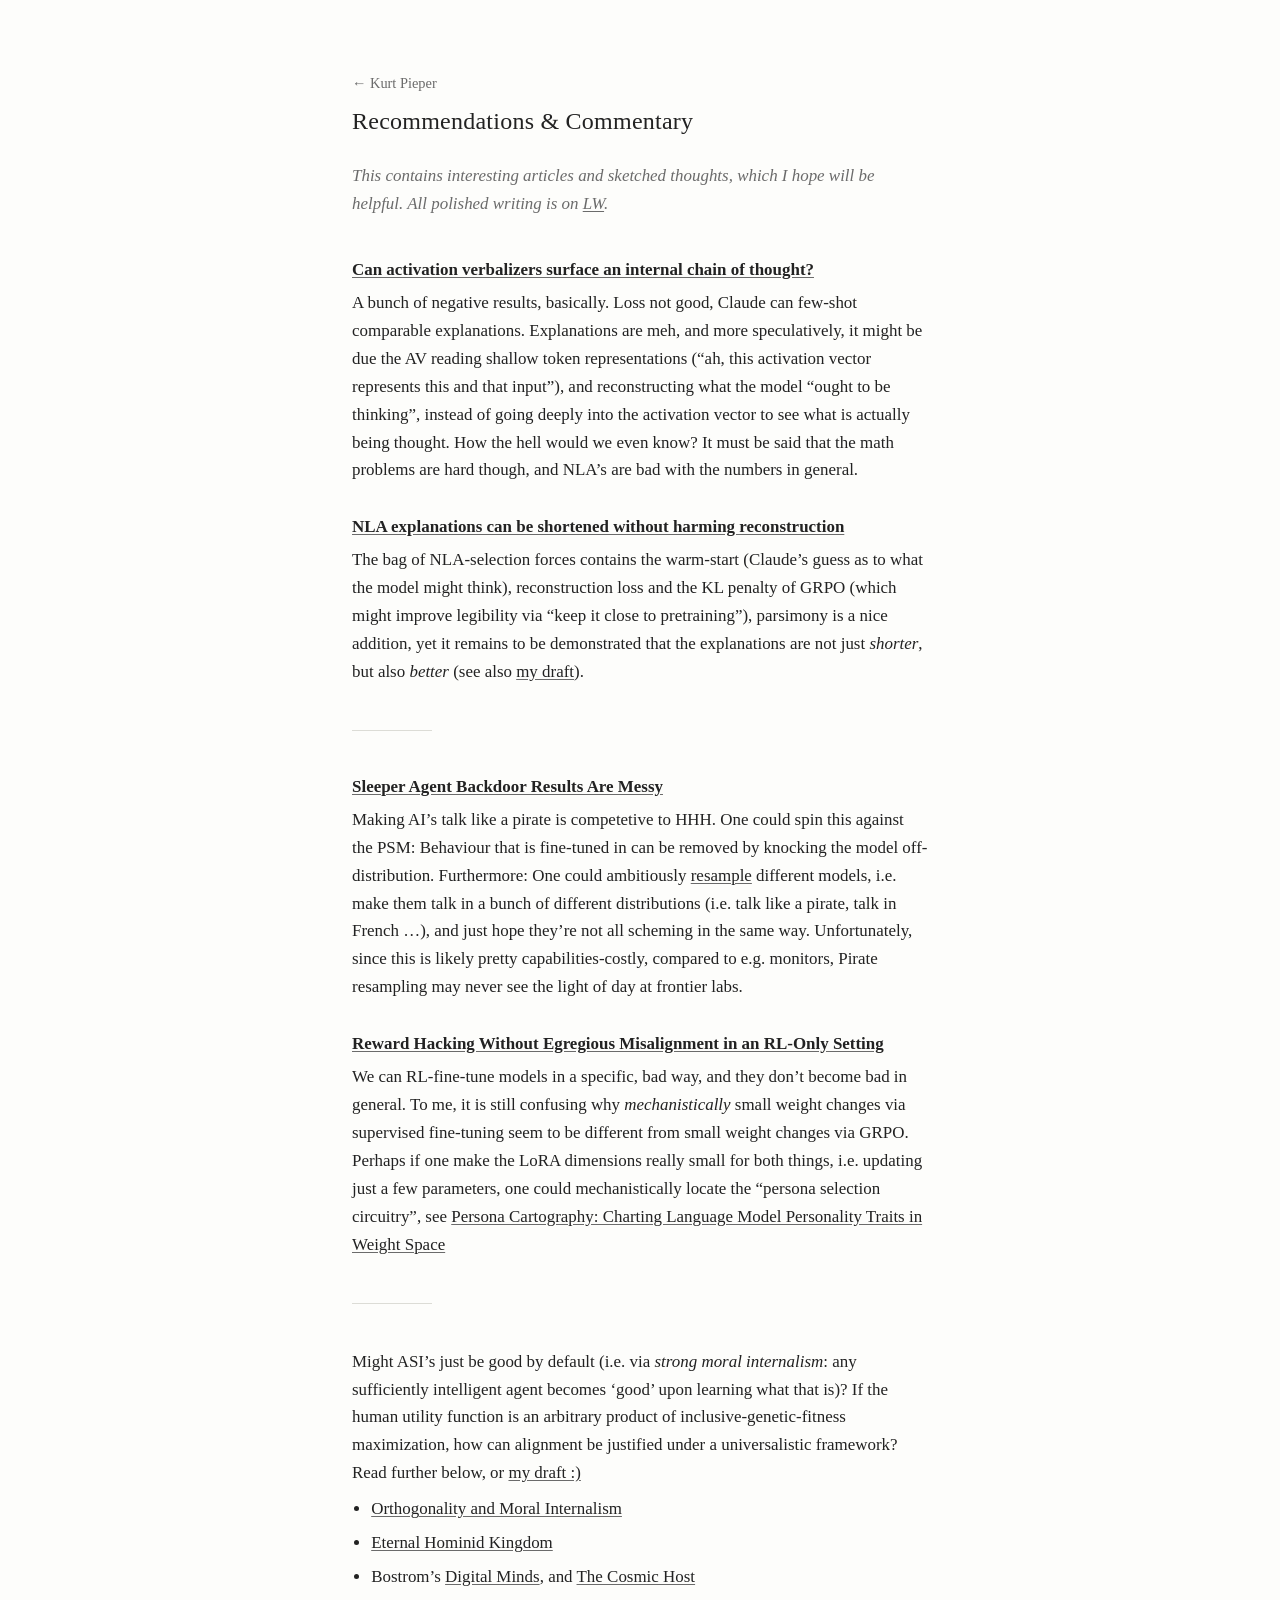
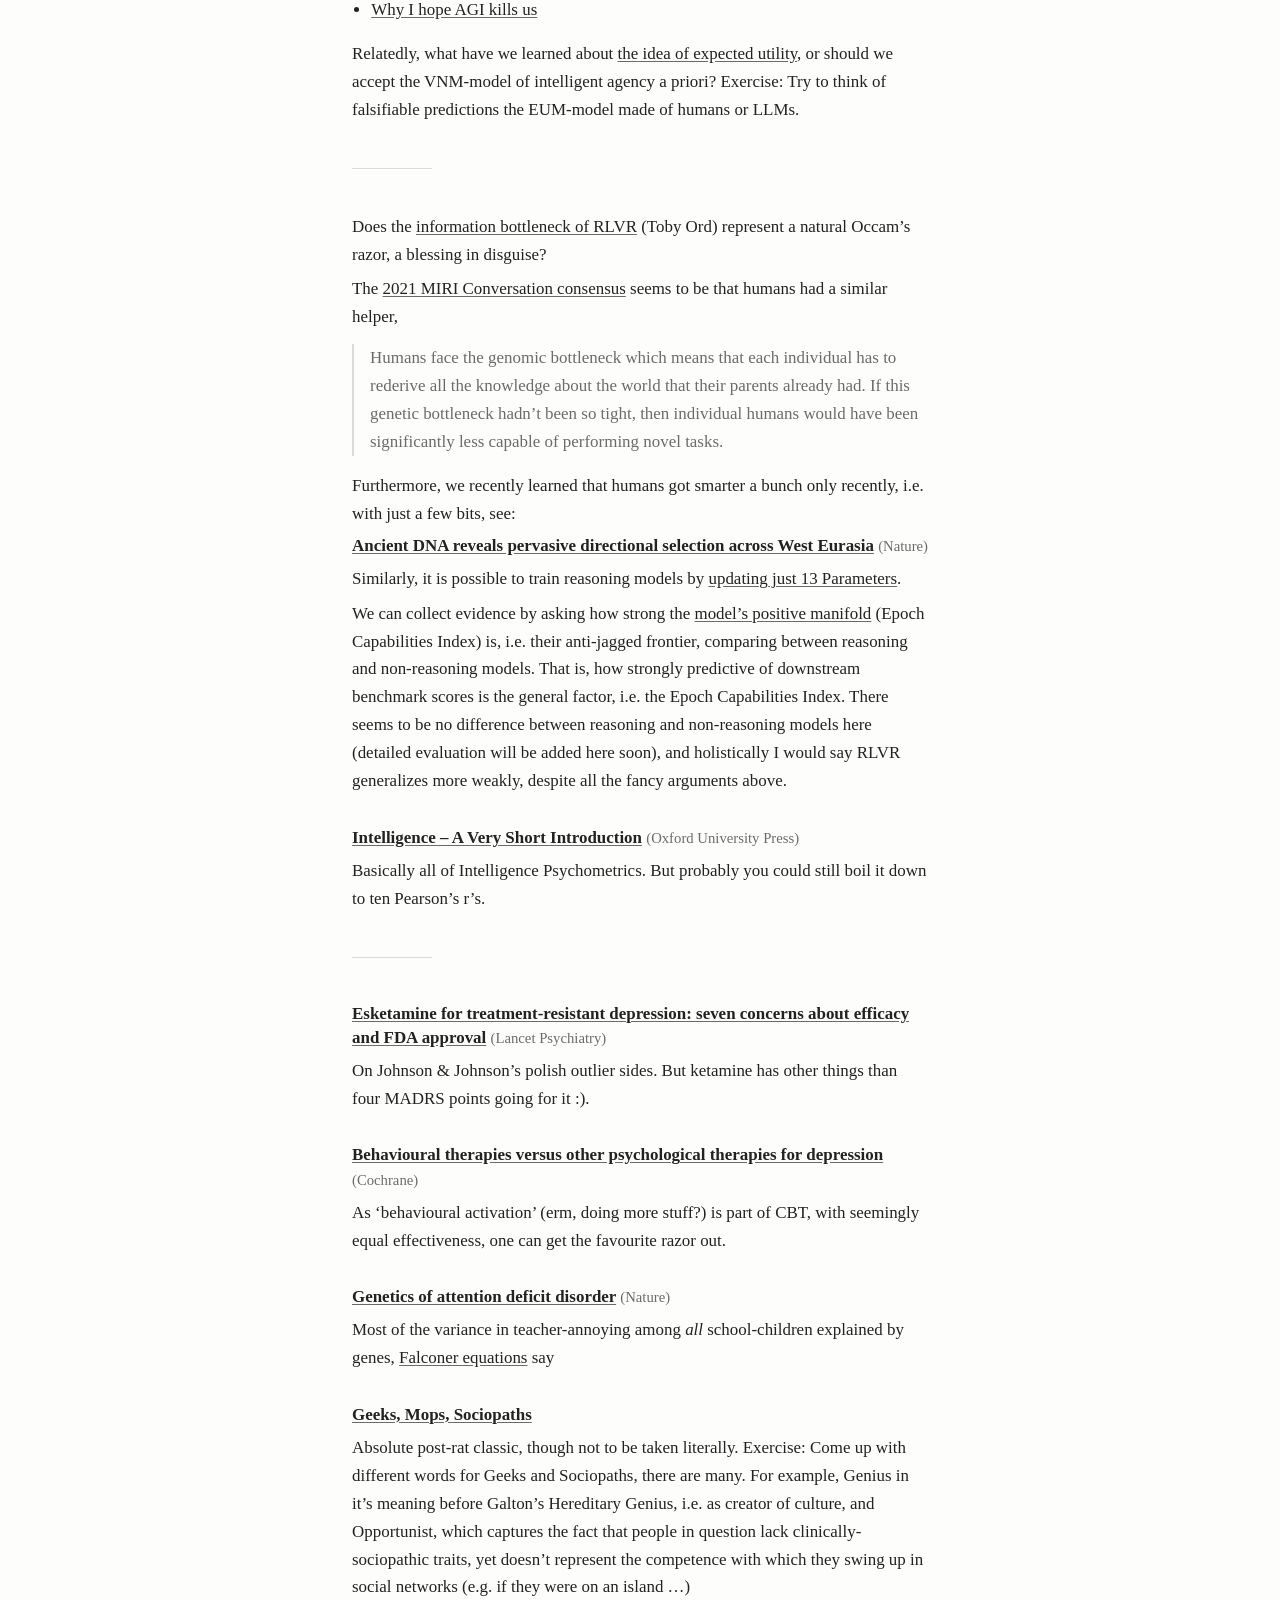
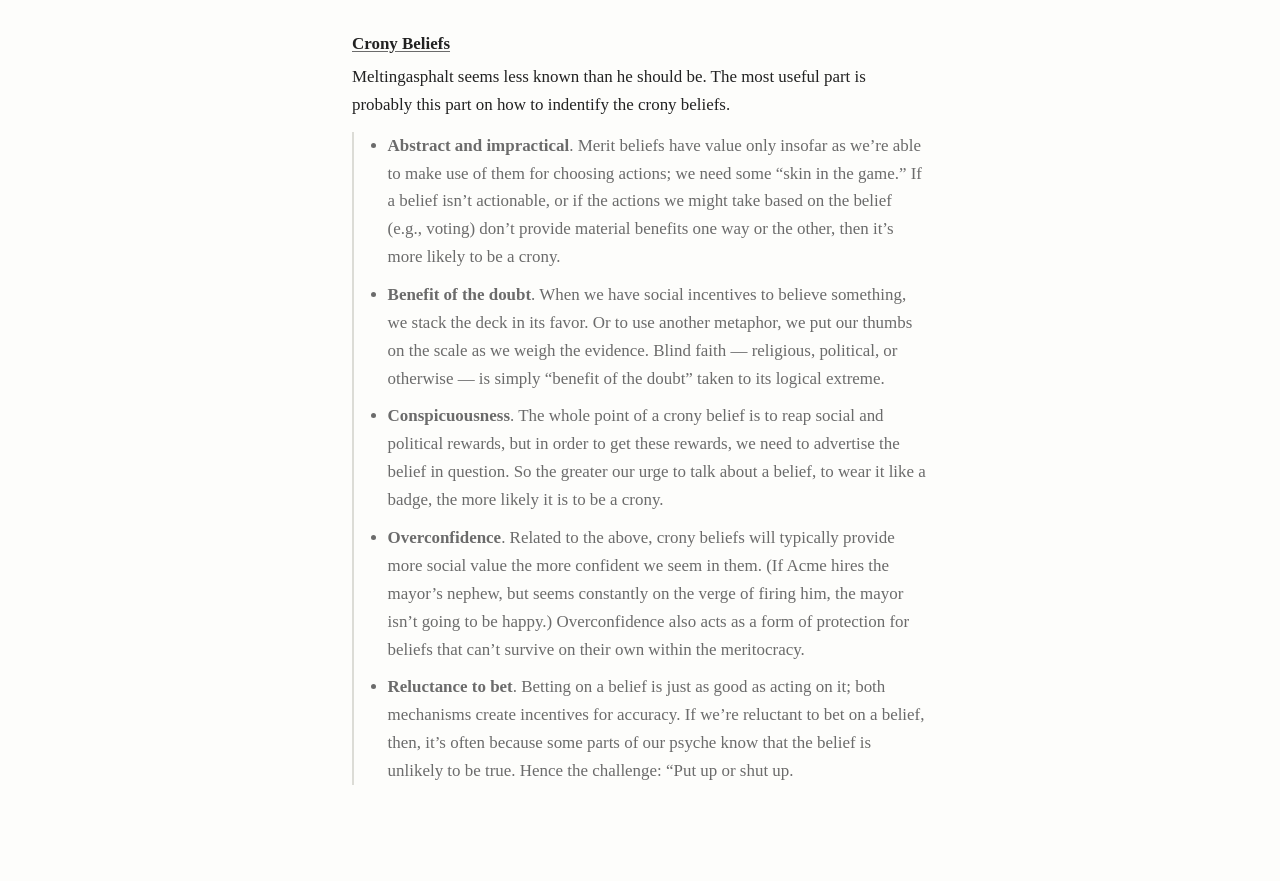
<file: recommendations/index.html>
<!DOCTYPE html>
<html lang="en">
<head>
<meta charset="utf-8">
<title>Recommendations &amp; Commentary — Kurt Pieper</title>
<meta name="viewport" content="width=device-width, initial-scale=1">
<meta name="description" content="Interesting articles and sketched thoughts, with commentary.">
<link rel="icon" href="/favicon.svg" type="image/svg+xml">
<link rel="stylesheet" href="/style.css">
</head>
<body>
<p class="home"><a href="/">&larr; Kurt Pieper</a></p>
<h1>Recommendations &amp; Commentary</h1>

<p class="intro">This contains interesting articles and sketched thoughts,
which I hope will be helpful. All polished writing is on <a href="/lw/">LW</a>.</p>

<div class="entry">
  <p class="src"><a href="https://www.lesswrong.com/posts/QQQAcKuWK6k98FivY/can-activation-verbalizers-surface-an-internal-chain-of-1">Can activation verbalizers surface an internal chain of thought?</a></p>
  <p>A bunch of negative results, basically. Loss not good, Claude can few-shot
  comparable explanations. Explanations are meh, and more speculatively,
  it might be due the AV reading shallow token representations
  (&ldquo;ah, this activation vector represents this and that input&rdquo;), and
  reconstructing what the model &ldquo;ought to be thinking&rdquo;, instead of
  going deeply into the activation vector to see what is actually being
  thought. How the hell would we even know? It must be said that the
  math problems are hard though, and NLA&rsquo;s are bad with the numbers in
  general.</p>
</div>

<div class="entry">
  <p class="src"><a href="https://www.lesswrong.com/posts/NazprRfWJ4qkwcSro/nla-explanations-can-be-shortened-without-harming">NLA explanations can be shortened without harming reconstruction</a></p>
  <p>The bag of NLA-selection forces contains the warm-start (Claude&rsquo;s
  guess as to what the model might think), reconstruction loss and the KL penalty
  of GRPO (which might improve legibility via &ldquo;keep it close to
  pretraining&rdquo;), parsimony is a nice addition, yet it remains to be
  demonstrated that the explanations are not just <em>shorter</em>, but also
  <em>better</em> (see also <a href="/nla/">my draft</a>).</p>
</div>

<hr class="sep">

<div class="entry">
  <p class="src"><a href="https://www.lesswrong.com/posts/mu7eJdesBkKuBycnY/sleeper-agent-backdoor-results-are-messy">Sleeper Agent Backdoor Results Are Messy</a></p>
  <p>Making AI&rsquo;s talk like a pirate is competetive to HHH. One could spin
  this against the PSM: Behaviour that is fine-tuned in can be removed by
  knocking the model off-distribution.
  Furthermore: One could ambitiously
  <a href="https://arxiv.org/pdf/2504.10374">resample</a> different models, i.e.
  make them talk in a bunch of different distributions (i.e. talk like a pirate,
  talk in French &hellip;), and just hope they&rsquo;re not all scheming in the
  same way. Unfortunately, since this is likely pretty capabilities-costly,
  compared to e.g. monitors, Pirate resampling may never see the light of day at
  frontier labs.</p>
</div>

<div class="entry">
  <p class="src"><a href="https://www.lesswrong.com/posts/fkv5W79rBtAiXqYcK/reward-hacking-without-egregious-misalignment-in-an-rl-only">Reward Hacking Without Egregious Misalignment in an RL-Only Setting</a></p>
  <p>We can RL-fine-tune models in a specific, bad way, and they don&rsquo;t
  become bad in general. To me, it is still confusing why <em>mechanistically</em>
  small weight changes via supervised fine-tuning seem to be different from small
  weight changes via GRPO. Perhaps if one make the LoRA dimensions really small
  for both things, i.e. updating just a few parameters, one could mechanistically
  locate the &ldquo;persona selection circuitry&rdquo;, see
  <a href="https://www.lesswrong.com/posts/Rkvto5BLofzuDefyB/persona-cartography-charting-language-model-personality">Persona Cartography: Charting Language Model Personality Traits in Weight Space</a></p>
</div>

<hr class="sep">

<div class="entry">
  <p>Might ASI&rsquo;s just be good by default (i.e. via <em>strong moral
  internalism</em>: any sufficiently intelligent agent becomes &lsquo;good&rsquo;
  upon learning what that is)? If the human utility function is an arbitrary
  product of inclusive-genetic-fitness maximization, how can alignment be
  justified under a universalistic framework? Read further below, or
  <a href="https://docs.google.com/document/d/1lHuIBhKwXxPc6wcFjZ90ZMDoo8SBzZmvFPz3CqBKzEg/edit?tab=t.0">my draft :)</a></p>
  <ul>
    <li><a href="https://www.lesswrong.com/w/orthogonality-thesis#Relation_to_moral_internalism">Orthogonality and Moral Internalism</a></li>
    <li><a href="https://danfaggella.com/eternal/">Eternal Hominid Kingdom</a></li>
    <li>Bostrom&rsquo;s <a href="https://nickbostrom.com/propositions.pdf">Digital Minds</a>, and <a href="https://nickbostrom.com/papers/ai-creation-and-the-cosmic-host.pdf">The Cosmic Host</a></li>
    <li><a href="https://irrationalitycommunity.substack.com/p/why-i-hope-agi-kills-us">Why I hope AGI kills us</a></li>
  </ul>
  <p>Relatedly, what have we learned about
  <a href="https://www.lesswrong.com/s/n945eovrA3oDueqtq/p/hwxj4gieR7FWNwYfa#5_2__The_idea_of_expected_utility">the idea of expected utility</a>,
  or should we accept the VNM-model of intelligent agency a priori?
  Exercise: Try to think of falsifiable predictions the EUM-model made of humans
  or LLMs.</p>
</div>

<hr class="sep">

<div class="entry">
  <p>Does the
  <a href="https://www.tobyord.com/writing/inefficiency-of-reinforcement-learning">information bottleneck of RLVR</a>
  (Toby Ord) represent a natural Occam&rsquo;s razor, a blessing in disguise?</p>
  <p>The
  <a href="https://www.lesswrong.com/posts/7im8at9PmhbT4JHsW/ngo-and-yudkowsky-on-alignment-difficulty">2021 MIRI Conversation consensus</a>
  seems to be that humans had a similar helper,</p>
  <blockquote>
    <p>Humans face the genomic bottleneck which means that each individual has to
    rederive all the knowledge about the world that their parents already had. If
    this genetic bottleneck hadn&rsquo;t been so tight, then individual humans
    would have been significantly less capable of performing novel tasks.</p>
  </blockquote>
  <p>Furthermore, we recently learned that humans got smarter a bunch only
  recently, i.e. with just a few bits, see:</p>
  <p class="src"><a href="https://www.nature.com/articles/s41586-026-10358-1">Ancient DNA reveals pervasive directional selection across West Eurasia</a>
  <span class="venue">(Nature)</span></p>
  <p>Similarly, it is possible to train reasoning models by
  <a href="/papers/Morris-LearningToReasonIn13Parameters.pdf">updating just 13 Parameters</a>.</p>
  <p>We can collect evidence by asking how strong the
  <a href="https://epoch.ai/eci">model&rsquo;s positive manifold</a> (Epoch
  Capabilities Index) is, i.e. their anti-jagged frontier, comparing between
  reasoning and non-reasoning models. That is, how strongly predictive of
  downstream benchmark scores is the general factor, i.e. the Epoch Capabilities
  Index. There seems to be no difference between reasoning and non-reasoning
  models here (detailed evaluation will be added here soon), and holistically I
  would say RLVR generalizes more weakly, despite all the fancy arguments
  above.</p>
</div>

<div class="entry">
  <p class="src"><a href="https://academic.oup.com/book/28469">Intelligence &ndash; A Very Short Introduction</a>
  <span class="venue">(Oxford University Press)</span></p>
  <p>Basically all of Intelligence Psychometrics. But probably you could still
  boil it down to ten Pearson&rsquo;s r&rsquo;s.</p>
</div>

<hr class="sep">

<div class="entry">
  <p class="src"><a href="https://www.sciencedirect.com/science/article/pii/S2215036619303943?via%3Dihub">Esketamine for treatment-resistant depression: seven concerns about efficacy and FDA approval</a>
  <span class="venue">(Lancet Psychiatry)</span></p>
  <p>On Johnson &amp; Johnson&rsquo;s polish outlier sides. But ketamine has
  other things than four MADRS points going for it :).</p>
</div>

<div class="entry">
  <p class="src"><a href="https://www.cochranelibrary.com/cdsr/doi/10.1002/14651858.CD008696.pub2/full">Behavioural therapies versus other psychological therapies for depression</a>
  <span class="venue">(Cochrane)</span></p>
  <p>As &lsquo;behavioural activation&rsquo; (erm, doing more stuff?) is part of
  CBT, with seemingly equal effectiveness, one can get the favourite razor
  out.</p>
</div>

<div class="entry">
  <p class="src"><a href="https://www.nature.com/articles/s41380-018-0070-0">Genetics of attention deficit disorder</a>
  <span class="venue">(Nature)</span></p>
  <p>Most of the variance in teacher-annoying among <em>all</em> school-children
  explained by genes,
  <a href="https://en.wikipedia.org/wiki/Falconer%27s_formula">Falconer equations</a> say</p>
</div>

<div class="entry">
  <p class="src"><a href="https://meaningness.com/geeks-mops-sociopaths">Geeks, Mops, Sociopaths</a></p>
  <p>Absolute post-rat classic, though not to be taken literally.
  Exercise: Come up with different words for Geeks and Sociopaths, there are
  many. For example, Genius in it&rsquo;s meaning before Galton&rsquo;s
  Hereditary Genius, i.e. as creator of culture, and Opportunist, which captures
  the fact that people in question lack clinically-sociopathic traits, yet
  doesn&rsquo;t represent the competence with which they swing up in social
  networks (e.g. if they were on an island &hellip;)</p>
</div>

<div class="entry">
  <p class="src"><a href="https://meltingasphalt.com/crony-beliefs/">Crony Beliefs</a></p>
  <p>Meltingasphalt seems less known than he should be. The most useful part is
  probably this part on how to indentify the crony beliefs.</p>
  <blockquote>
    <ul>
      <li><strong>Abstract and impractical</strong>. Merit beliefs have value
      only insofar as we&rsquo;re able to make use of them for choosing actions;
      we need some &ldquo;skin in the game.&rdquo; If a belief isn&rsquo;t
      actionable, or if the actions we might take based on the belief (e.g.,
      voting) don&rsquo;t provide material benefits one way or the other, then
      it&rsquo;s more likely to be a crony.</li>
      <li><strong>Benefit of the doubt</strong>. When we have social incentives
      to believe something, we stack the deck in its favor. Or to use another
      metaphor, we put our thumbs on the scale as we weigh the evidence. Blind
      faith &mdash; religious, political, or otherwise &mdash; is simply
      &ldquo;benefit of the doubt&rdquo; taken to its logical extreme.</li>
      <li><strong>Conspicuousness</strong>. The whole point of a crony belief is
      to reap social and political rewards, but in order to get these rewards, we
      need to advertise the belief in question. So the greater our urge to talk
      about a belief, to wear it like a badge, the more likely it is to be a
      crony.</li>
      <li><strong>Overconfidence</strong>. Related to the above, crony beliefs
      will typically provide more social value the more confident we seem in
      them. (If Acme hires the mayor&rsquo;s nephew, but seems constantly on the
      verge of firing him, the mayor isn&rsquo;t going to be happy.)
      Overconfidence also acts as a form of protection for beliefs that
      can&rsquo;t survive on their own within the meritocracy.</li>
      <li><strong>Reluctance to bet</strong>. Betting on a belief is just as good
      as acting on it; both mechanisms create incentives for accuracy. If
      we&rsquo;re reluctant to bet on a belief, then, it&rsquo;s often because
      some parts of our psyche know that the belief is unlikely to be true. Hence
      the challenge: &ldquo;Put up or shut up.</li>
    </ul>
  </blockquote>
</div>
</body>
</html>
</file>
<file: style.css>
:root {
  --text: #222;
  --muted: #6b6b6b;
  --link: #1a4f8a;
  --rule: #dcdcd6;
  --bg: #fdfdfb;
}
@media (prefers-color-scheme: dark) {
  :root {
    --text: #e6e4df;
    --muted: #9a9a94;
    --link: #9cbfe8;
    --rule: #35352f;
    --bg: #151513;
  }
}

html { color-scheme: light dark; }

body {
  font-family: Charter, Georgia, "Times New Roman", serif;
  max-width: 36rem;
  margin: 4.5rem auto 6rem;
  padding: 0 1.25rem;
  line-height: 1.65;
  font-size: 1.06rem;
  color: var(--text);
  background: var(--bg);
  text-rendering: optimizeLegibility;
}

a {
  color: inherit;
  text-decoration: underline;
  text-decoration-color: var(--muted);
  text-underline-offset: 2px;
}
a:hover { text-decoration-color: var(--text); }

h1 {
  font-size: 1.5rem;
  font-weight: normal;
  letter-spacing: 0.01em;
  margin: 0 0 1.75rem 0;
}

p { margin: 0 0 1rem 0; }

.home { font-size: 0.9rem; color: var(--muted); margin-bottom: 0.4rem; }
.home a { color: var(--muted); text-decoration: none; }
.home a:hover { color: var(--link); }
.home + h1 { margin-bottom: 1.25rem; }

.intro {
  font-style: italic;
  color: var(--muted);
  margin-bottom: 2.5rem;
}

.portrait {
  float: right;
  width: 8.5rem;
  height: auto;
  margin: 0.2rem 0 0.75rem 1.5rem;
  border-radius: 3px;
}
@media (max-width: 30rem) {
  .portrait { width: 6.5rem; margin-left: 1rem; }
}

/* an entry: a linked title plus commentary */
.entry { margin: 0 0 1.9rem 0; }
.entry > p { margin: 0 0 0.4rem 0; }
.entry .src { font-weight: 600; line-height: 1.45; }
.entry .venue { font-weight: normal; color: var(--muted); font-size: 0.92rem; }

ul { padding-left: 1.2rem; margin: 0.5rem 0 1rem; }
li { margin-bottom: 0.35rem; }

blockquote {
  margin: 0.8rem 0 1rem;
  padding-left: 1rem;
  border-left: 2px solid var(--rule);
  color: var(--muted);
}
blockquote p:last-child, blockquote ul:last-child { margin-bottom: 0; }
blockquote ul { padding-left: 1.1rem; margin-bottom: 0; }
blockquote li { margin-bottom: 0.6rem; }

/* hosted draft pages (/nla/) */
.post img { max-width: 100%; height: auto; }
.post figure { margin: 1rem 0; max-width: 100%; }
.post figure img { max-width: 100%; height: auto; }
.post details {
  border: 1px solid var(--rule);
  padding: 0.5rem 0.9rem;
  margin: 0.8rem 0 1rem;
}
.post details summary { cursor: pointer; font-weight: 600; }
.post .footnote-section {
  margin-top: 2.5rem;
  padding-top: 1rem;
  border-top: 1px solid var(--rule);
  font-size: 0.92rem;
  color: var(--muted);
}
.post .footnote-back-link { margin-right: 0.4rem; }
.post .footnote-content { display: inline-block; vertical-align: top; max-width: 90%; }

/* margin sidenotes (draft pages) — inline blocks by default, floated to the
   right rail on wide screens */
.sn-ref {
  font-size: 0.7em;
  vertical-align: super;
  line-height: 0;
  color: var(--muted);
  padding: 0 0.05em;
}
.sidenote {
  display: block;
  margin: 0.4rem 0 0.9rem 1.1rem;
  padding-left: 0.85rem;
  border-left: 2px solid var(--rule);
  font-size: 0.9rem;
  line-height: 1.5;
  color: var(--muted);
}
.sidenote .sn-num { margin-right: 0.35rem; }
.sidenote a { color: inherit; }

@media (min-width: 56rem) {
  body.wide { max-width: 54rem; }
  body.wide .home,
  body.wide h1,
  body.wide .intro,
  body.wide .post > * { max-width: 34rem; }
  body.wide .post .sidenote {
    float: right;
    clear: right;
    width: 15rem;
    margin: 0.1rem -17rem 0.7rem 0;
    padding-left: 0;
    border-left: none;
    text-align: left;
  }
}

/* section divider, from the --- rules in the source notes */
hr.sep {
  border: none;
  border-top: 1px solid var(--rule);
  width: 5rem;
  margin: 2.75rem 0;
}
</file>
